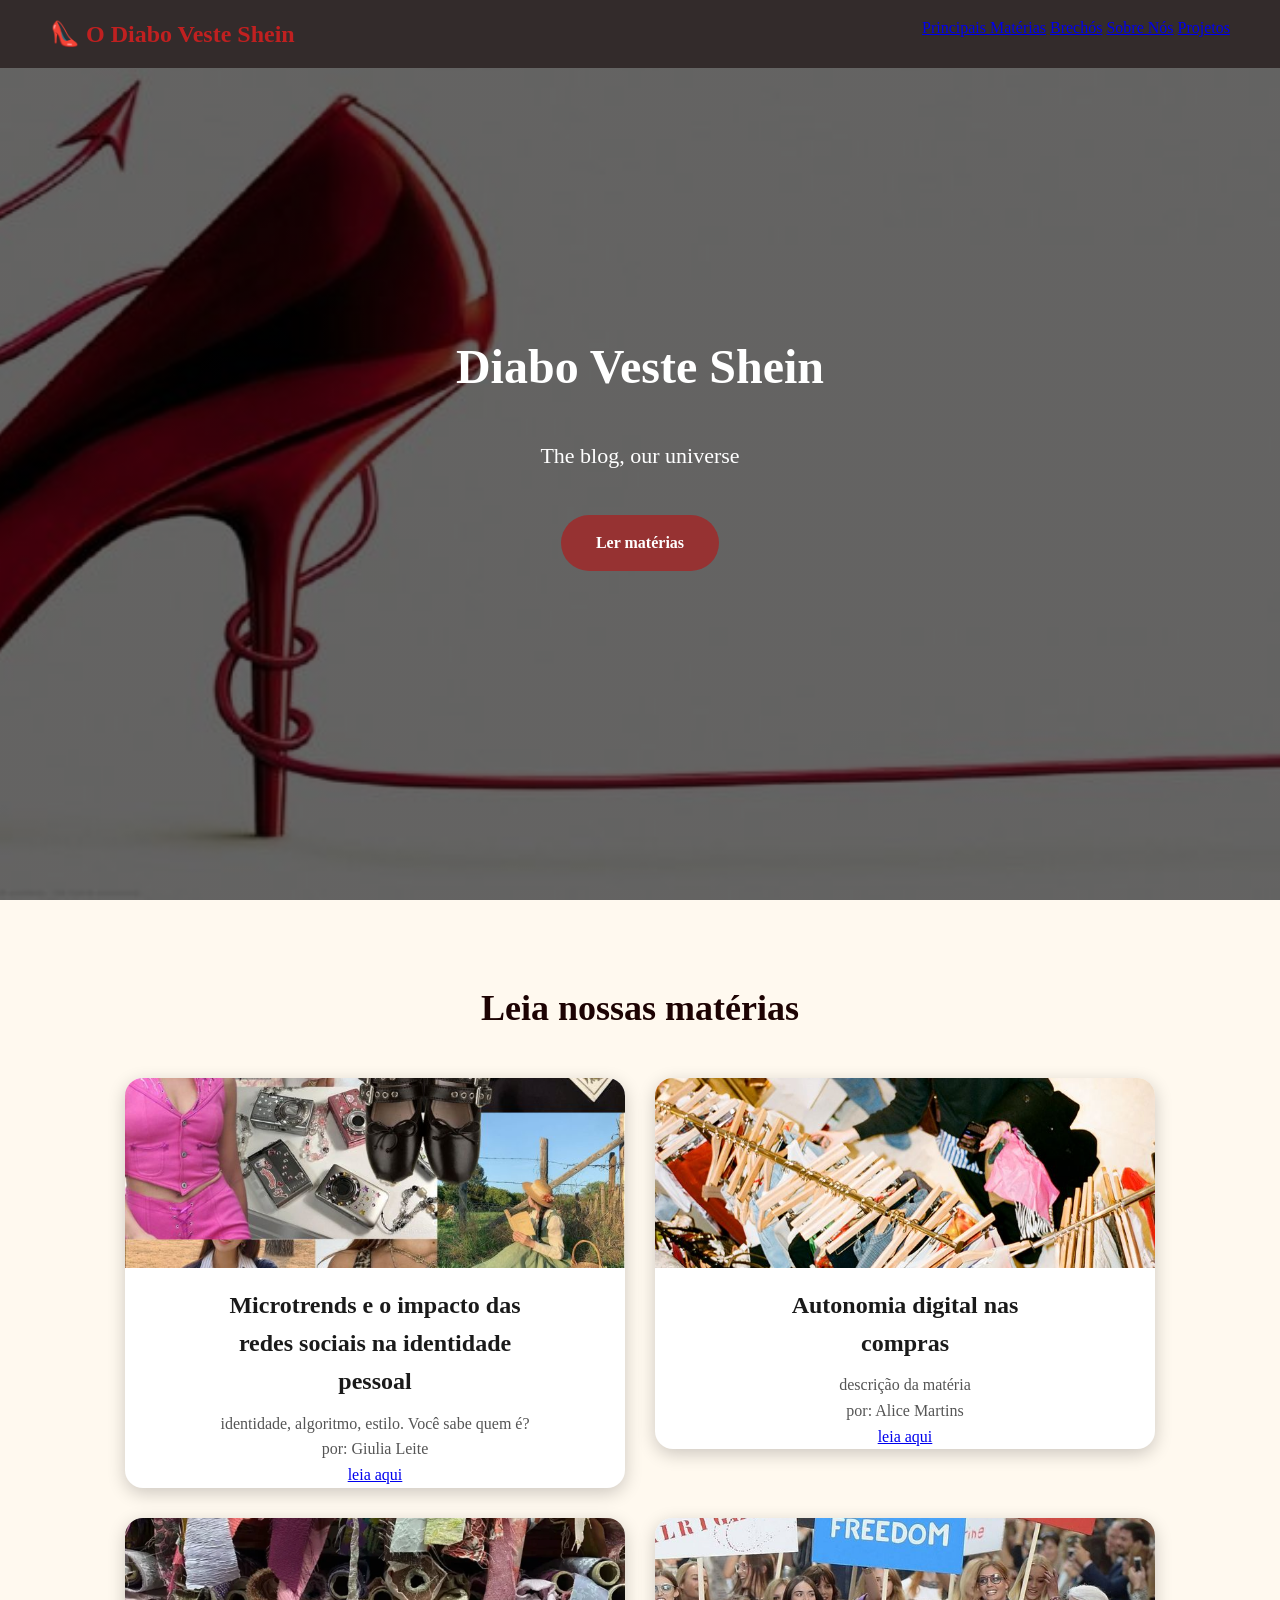
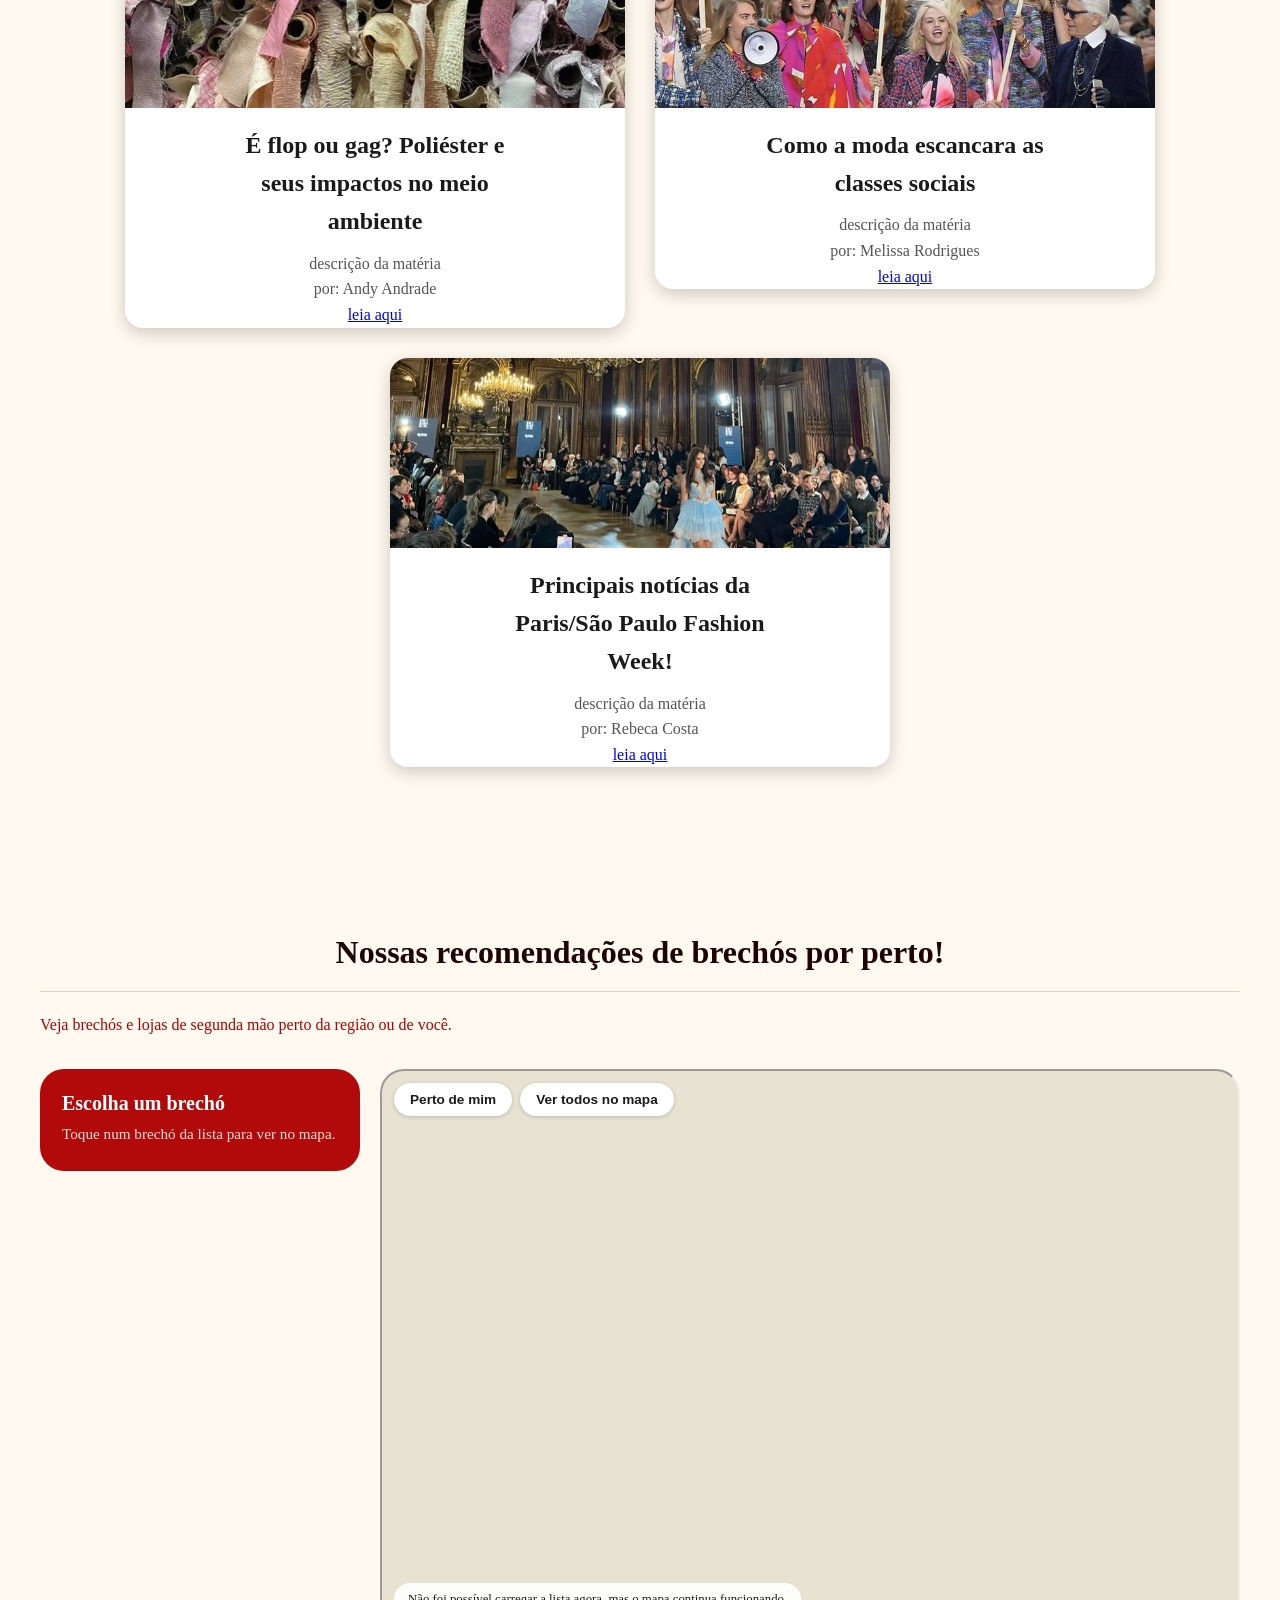
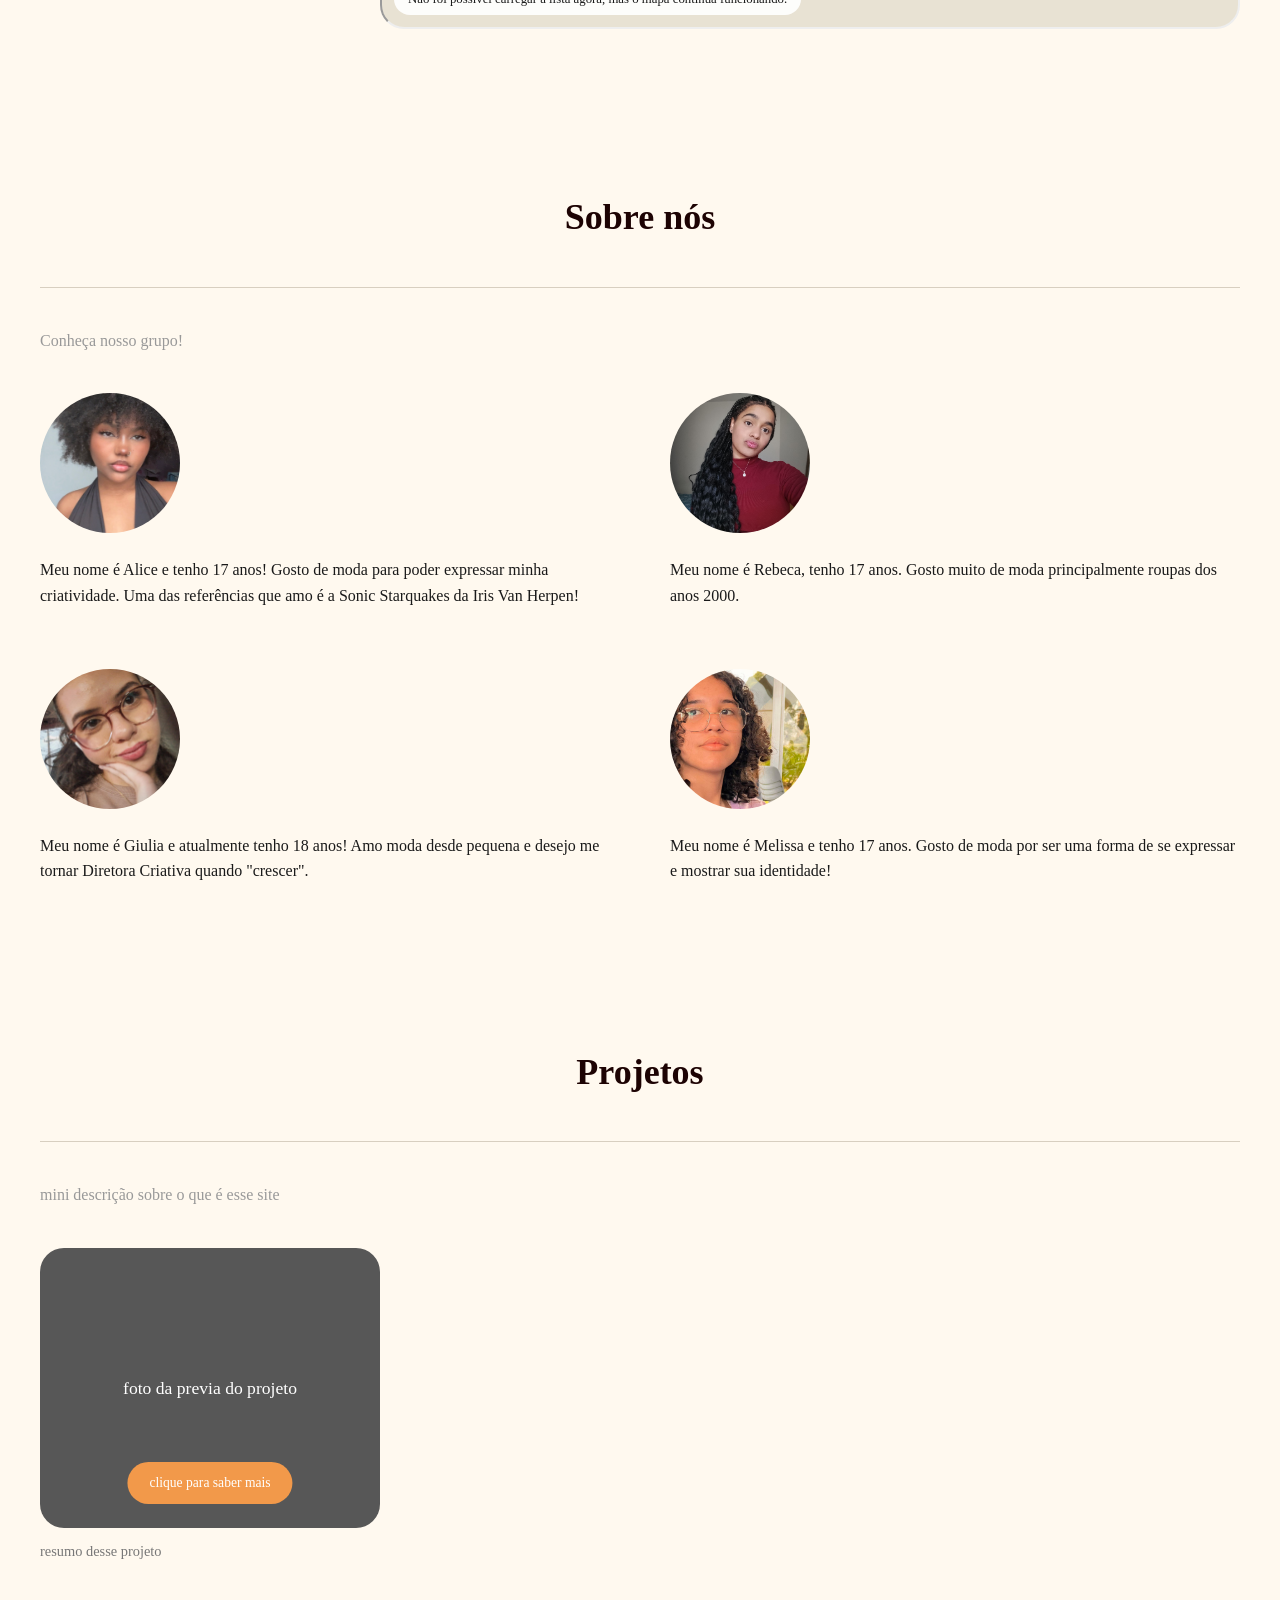
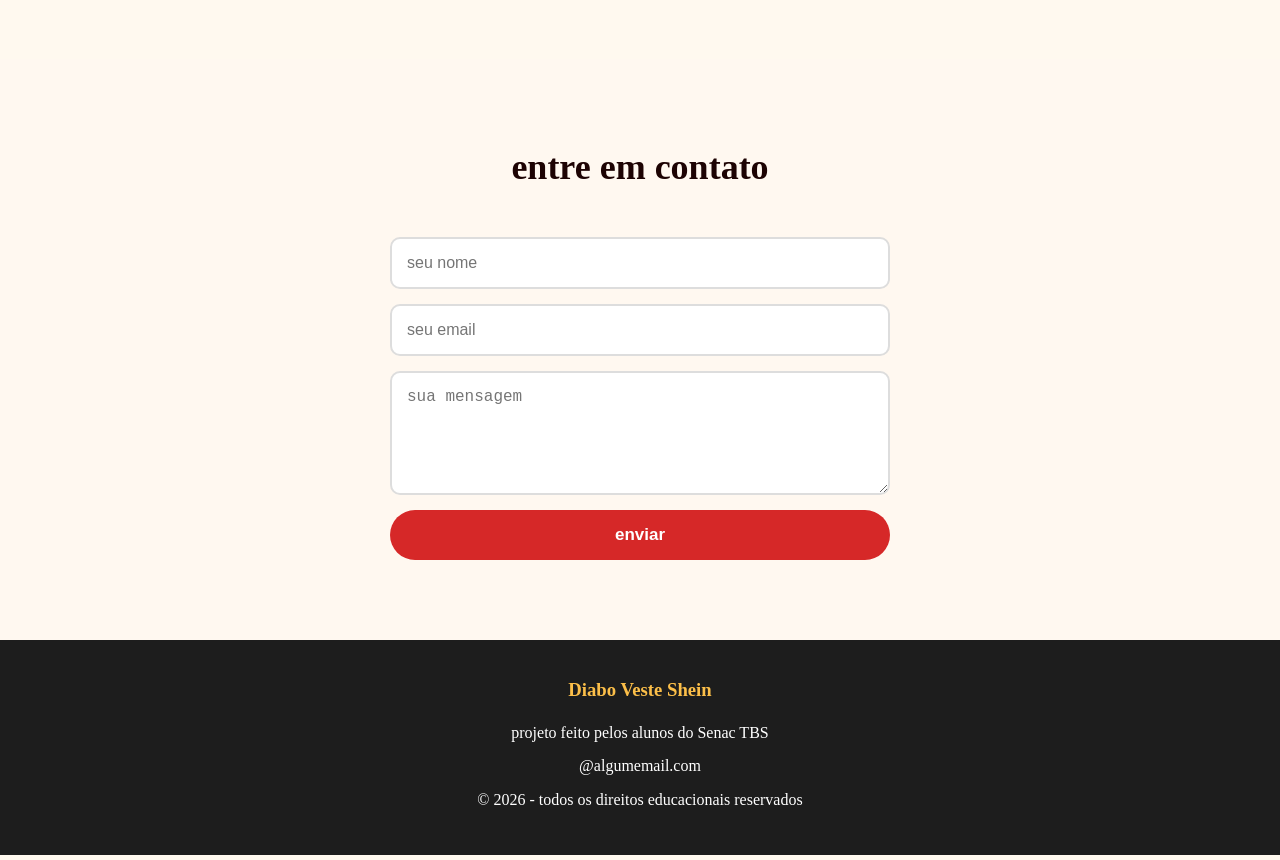
<file: index.html>
<!DOCTYPE html>
<html lang="pt-br">
<head>
    <meta charset="UTF-8">
    <meta name="viewport" content="width=device-width, initial-scale=1.0">
    <title>O Diabo Veste Shein</title>
    <link rel="stylesheet" href="style.css">
    <link rel="stylesheet" href="https://cdnjs.cloudflare.com/ajax/libs/font-awesome/6.5.0/css/all.min.css">
 
</head>
<body>
   
    <!--MENU-->
    <nav class="menu">
        <div class="logo">
            👠 O Diabo Veste Shein
        </div>
 
        <div class="menu-links">
            <a href="#principaismaterias">Principais Matérias</a>
            <a href="#Brechós">Brechós</a>
            <a href="#Sobre nós">Sobre Nós</a>
            <a href="#Projetos">Projetos</a>
        </div>
    </nav>
 
    <!--BANNER-->
    <section id="Início" class="banner">
        <div class=banner-conteudo>
            <h1>Diabo Veste Shein</h1>
            <p>
                The blog, our universe
            </p>
            <a href="#principaismaterias" class="btn">Ler matérias</a>
        </div>
    </section>
       
    <!--MATÉRIAS-->
    <section id="principaismaterias" class="principaismaterias">
 
        <h2> Leia nossas matérias</h2>
 
        <div class="cards">
 
            <!--MICROTRENDS-->
            <div class="card">
                <img src="foto1.png"
                alt="Microtrends e o impacto das redes sociais na identidade pessoal">
                <h3>Microtrends e o impacto das redes sociais na identidade pessoal</h3>
                <p>
                    identidade, algoritmo, estilo. Você sabe quem é?
                </p>
                <p>
                    por: Giulia Leite
                </p>
 
                <a href="microtrends.html">leia aqui</a>
 
            </div>
 
            <!--AUTONOMIA DIGITAL-->
            <div class="card">
                <img src="NANM-SPRING-25.png"
                alt="Autonomia digital nas compras">
                <h3>Autonomia digital nas compras</h3>
 
                <p>
                    descrição da matéria
                </p>
 
                <p>
                    por: Alice Martins
                </p>
 
                <a href="autonomia.html">leia aqui</a>
 
            </div>
 
            <!--FLOP OU GAG-->
            <div class="card">
                <img src="download-_1_.png"
                alt="É flop ou gag? Poliéster e seus impactos no meio ambiente">
 
                <h3>É flop ou gag? Poliéster e seus impactos no meio ambiente</h3>
                <p>
                    descrição da matéria
                </p>
 
                <p>
                    por: Andy Andrade
                </p>
                <a href="flopgag.html">leia aqui</a>
            </div>
 
            <!--MODA E CLASSES SOCIAIS-->
            <div class="card">
                <img src="modaeclassessociais.png"
                alt="Como a moda escancara as classes sociais">
 
                <h3>Como a moda escancara as classes sociais</h3>
                <p>
                    descrição da matéria
                </p>
 
                <p>
                    por: Melissa Rodrigues
                </p>
                <a href="modaeclassessociais.html">leia aqui</a>
            </div>
 
            <!--FASHION WEEK-->
            <div class="card">
                <img src="parisfashionweek.png"
                alt="Principais notícias da Paris/São Paulo Fashion Week!">
 
                <h3>Principais notícias da Paris/São Paulo Fashion Week!</h3>
                <p>
                    descrição da matéria
                </p>
 
                <p>
                    por: Rebeca Costa
                </p>
                <a href="parisfashionweek.html">leia aqui</a> <!--MUDAR PÁGINA-->
            </div>
           
           
        </div>
 
    </section>
 
    <!--BRECHÓS (MAPA DO GOOGLE)-->
    <section class="secao-brechos" id="Brechós">
        <h2>Nossas recomendações de brechós por perto!</h2>
        <hr class="divisoria">
        <p class="mini-descricao">Veja brechós e lojas de segunda mão perto da região ou de você.</p>
 
        <div class="brechos-layout">
 
            <aside class="brechos-painel">
                <div class="brecho-destaque" aria-live="polite">
                    <h3 id="destaque-nome">Escolha um brechó</h3>
                    <p id="destaque-info">Toque num brechó da lista para ver no mapa.</p>
                    <div class="acoes" id="destaque-acoes" hidden>
                        <a id="destaque-maps" class="botao-maps" href="#" target="_blank" rel="noopener noreferrer">Abrir no Google Maps</a>
                        <a id="destaque-site" class="link-site" href="#" target="_blank" rel="noopener noreferrer" hidden>Site do brechó</a>
                    </div>
                </div>
 
                <ul class="brechos-lista" id="lista" aria-label="Brechós encontrados"></ul>
            </aside>
 
            <div class="brechos-mapa">
                <iframe id="mapa"
                    title="Mapa de brechós no Google Maps"
                    src="https://www.google.com/maps?q=brech%C3%B3s+S%C3%A3o+Paulo&z=13&output=embed"
                    loading="lazy"
                    allowfullscreen
                    referrerpolicy="no-referrer-when-downgrade"></iframe>
 
                <div class="ferramentas">
                    <button type="button" id="btn-local">Perto de mim</button>
                    <button type="button" id="btn-todos">Ver todos no mapa</button>
                </div>
 
                <p class="status-mapa" id="status" role="status"></p>
            </div>
 
        </div>
    </section>
 
    <!--SOBRE NÓS-->
 
    <section class="secao-sobre" id="sobre">
  <h2>Sobre nós</h2>
  <hr class="divisoria">
  <p class="mini-descricao">Conheça nosso grupo!</p>
 
  <div class="grid-sobre">
 
    <div class="Alice">
 
      <div class="foto-redonda">
 
        <img src="alice_foto.png" alt="Alice Martins">
 
        <!-- depois troca por: <img src="foto1.jpg" alt="Nome da pessoa"> -->
 
      </div>
      <p>Meu nome é Alice e tenho 17 anos! Gosto de moda para poder expressar minha criatividade. Uma das referências que amo é a Sonic Starquakes da Iris Van Herpen!</p>
    </div>
 
    <div class="Rebeca">
       
      <div class="foto-redonda">
 
        <img src="rebeca_foto.png" alt="Rebeca Costa">
 
        <!-- depois troca por: <img src="foto1.jpg" alt="Nome da pessoa"> -->
 
      </div>
      <p>Meu nome é Rebeca, tenho 17 anos. Gosto muito de moda principalmente roupas dos anos 2000. </p>
 
    </div>
 
    <div class="Giulia">
       
      <div class="foto-redonda">
 
        <img src="giulia_foto.png" alt="Giulia Leite">
 
        <!-- depois troca por: <img src="foto1.jpg" alt="Nome da pessoa"> -->
 
      </div>
      <p>Meu nome é Giulia e atualmente tenho 18 anos! Amo moda desde pequena e desejo me tornar Diretora Criativa quando "crescer".</p>
    </div>
 
    <div class="Melissa">
 
      <div class="foto-redonda">
 
        <img src="melissa_foto.png" alt="Melissa Rodrigues">
 
        <!-- depois troca por: <img src="foto1.jpg" alt="Nome da pessoa"> -->
 
      </div>
      <p>Meu nome é Melissa e tenho 17 anos. Gosto de moda por ser uma forma de se expressar e mostrar sua identidade! </p>
    </div>
 
   
 
</section>
 
    <!--PROJETOS-->
    <section id="projeto" class="projeto">
        <h2>Projetos</h2>
 
        <hr class="divisoria">
 
  <p class="mini-descricao">mini descrição sobre o que é esse site</p>
 
  <div class="carrossel-projetos">
 
    <div class="card-projeto">
 
      <div class="card-imagem">
 
        <span>foto da previa do projeto</span>
 
        <a href="#" class="botao-saiba-mais">clique para saber mais</a>
     
    </div>
   
    <p class="resumo-projeto">resumo desse projeto</p>
   
</div>
 
       
    </section>
 
    <!--CONTATO-->
    <section id="contato" class="contato">
 
    <h2> entre em contato</h2>
 
    <form>
        <input type="text"
            placeholder="seu nome"
            required>
           
        <input type="email"
            placeholder="seu email"
            required>
 
        <textarea rows="5"
                placeholder="sua mensagem"></textarea>
 
        <button type="submit">
            enviar
        </button>
 
    </form>
   
    </section>
 
    <!--RODAPÉ-->  
    <footer>
 
        <h3>Diabo Veste Shein</h3>
        <p>projeto feito pelos alunos do Senac TBS</p>
        <p>@algumemail.com</p>
        <p>© 2026 - todos os direitos educacionais reservados</p>
    </footer>
 
 
    <!--JAVASCRIPT DO MAPA-->
    <script>
    (function () {
      const CENTRO_PADRAO = [-23.5505, -46.6333]; // centro de São Paulo
      const RAIO_METROS = 5000;
 
      const el = {
        mapa:    document.getElementById('mapa'),
        status:  document.getElementById('status'),
        lista:   document.getElementById('lista'),
        nome:    document.getElementById('destaque-nome'),
        info:    document.getElementById('destaque-info'),
        acoes:   document.getElementById('destaque-acoes'),
        maps:    document.getElementById('destaque-maps'),
        site:    document.getElementById('destaque-site'),
        btnLocal: document.getElementById('btn-local'),
        btnTodos: document.getElementById('btn-todos')
      };
 
      let centro = CENTRO_PADRAO;
      let selecionado = null;
      let buscando = false;
 
      // ---------- Mapa do Google (iframe, sem chave) ----------
      function mostrarBusca(lat, lng, zoom) {
        el.mapa.src = 'https://www.google.com/maps?q=' + encodeURIComponent('brechós') +
          '&ll=' + lat + ',' + lng + '&z=' + zoom + '&output=embed';
      }
 
      function mostrarLugar(lat, lng) {
        el.mapa.src = 'https://www.google.com/maps?q=' + lat + ',' + lng + '&z=17&output=embed';
      }
 
      // ---------- Auxiliares ----------
      function mensagem(texto) { el.status.textContent = texto; }
 
      function distanciaMetros(lat1, lng1, lat2, lng2) {
        const R = 6371000, rad = Math.PI / 180;
        const dLat = (lat2 - lat1) * rad, dLng = (lng2 - lng1) * rad;
        const a = Math.sin(dLat / 2) ** 2 +
                  Math.cos(lat1 * rad) * Math.cos(lat2 * rad) * Math.sin(dLng / 2) ** 2;
        return 2 * R * Math.asin(Math.sqrt(a));
      }
 
      function formatarDistancia(metros) {
        if (metros < 1000) return 'a ' + (Math.round(metros / 10) * 10) + ' m';
        return 'a ' + (metros / 1000).toFixed(1).replace('.', ',') + ' km';
      }
 
      function montarEndereco(tags) {
        const rua = [tags['addr:street'], tags['addr:housenumber']].filter(Boolean).join(', ');
        return [rua, tags['addr:suburb']].filter(Boolean).join(' - ');
      }
 
      // Só aceita links http/https (os dados vêm de voluntários do OpenStreetMap)
      function siteValido(valor) {
        if (!valor) return null;
        try {
          const url = new URL(/^https?:\/\//i.test(valor) ? valor : 'https://' + valor);
          return (url.protocol === 'http:' || url.protocol === 'https:') ? url.href : null;
        } catch (e) { return null; }
      }
 
      function limparDestaque() {
        el.nome.textContent = 'Escolha um brechó';
        el.info.textContent = 'Toque num brechó da lista para ver no mapa.';
        el.acoes.hidden = true;
      }
 
      // ---------- Seleção ----------
      function selecionar(b) {
        if (selecionado) selecionado.botao.removeAttribute('aria-current');
        selecionado = b;
        b.botao.setAttribute('aria-current', 'true');
 
        el.nome.textContent = b.nome;
        el.info.textContent = b.endereco || 'Endereço não cadastrado.';
        el.maps.href = 'https://www.google.com/maps/search/?api=1&query=' + b.lat + ',' + b.lng;
        el.acoes.hidden = false;
 
        if (b.site) { el.site.href = b.site; el.site.hidden = false; }
        else { el.site.hidden = true; }
 
        mostrarLugar(b.lat, b.lng);
      }
 
      function criarItem(b) {
        const li = document.createElement('li');
        const botao = document.createElement('button');
        botao.type = 'button';
        botao.className = 'item-brecho';
 
        const nome = document.createElement('span');
        nome.className = 'nome';
        nome.textContent = b.nome; // textContent evita injetar HTML vindo dos dados
        botao.appendChild(nome);
 
        if (b.endereco) {
          const endereco = document.createElement('span');
          endereco.className = 'detalhe';
          endereco.textContent = b.endereco;
          botao.appendChild(endereco);
        }
 
        const distancia = document.createElement('span');
        distancia.className = 'detalhe';
        distancia.textContent = formatarDistancia(b.distancia);
        botao.appendChild(distancia);
 
        botao.addEventListener('click', () => selecionar(b));
        li.appendChild(botao);
        el.lista.appendChild(li);
        return botao;
      }
 
      // ---------- Lista de brechós (OpenStreetMap / Overpass) ----------
      function mostrarLista(elementos) {
        el.lista.replaceChildren();
        selecionado = null;
        limparDestaque();
 
        const brechos = elementos
          .map(e => {
            const lat = e.lat ?? (e.center && e.center.lat);
            const lng = e.lon ?? (e.center && e.center.lon);
            const tags = e.tags || {};
            if (lat == null || lng == null || !tags.name) return null;
            return {
              nome: tags.name, lat: lat, lng: lng,
              endereco: montarEndereco(tags),
              site: siteValido(tags.website || tags['contact:website']),
              distancia: distanciaMetros(centro[0], centro[1], lat, lng)
            };
          })
          .filter(Boolean)
          .sort((a, b) => a.distancia - b.distancia);
 
        if (brechos.length === 0) {
          mensagem('Nenhum brechó na lista para esta área, mas o mapa ao lado mostra os do Google.');
          return;
        }
 
        brechos.forEach(b => { b.botao = criarItem(b); });
        const n = brechos.length;
        mensagem(n + (n === 1 ? ' brechó na lista' : ' brechós na lista'));
      }
 
      async function buscarLista() {
        if (buscando) return;
        buscando = true;
        el.btnLocal.disabled = true;
        mensagem('Buscando brechós…');
 
        const consulta = `
          [out:json][timeout:25];
          (
            nwr["shop"="second_hand"](around:${RAIO_METROS},${centro[0]},${centro[1]});
            nwr["shop"="clothes"]["second_hand"="only"](around:${RAIO_METROS},${centro[0]},${centro[1]});
          );
          out center tags;
        `;
 
        try {
          const resposta = await fetch('https://overpass-api.de/api/interpreter', {
            method: 'POST',
            body: 'data=' + encodeURIComponent(consulta)
          });
          if (!resposta.ok) throw new Error('Erro ' + resposta.status);
          const dados = await resposta.json();
          mostrarLista(dados.elements);
        } catch (erro) {
          console.error(erro);
          mensagem('Não foi possível carregar a lista agora, mas o mapa continua funcionando.');
        } finally {
          buscando = false;
          el.btnLocal.disabled = false;
        }
      }
 
      // ---------- Botões ----------
      el.btnTodos.addEventListener('click', () => {
        mostrarBusca(centro[0], centro[1], 13);
      });
 
      el.btnLocal.addEventListener('click', () => {
        if (!navigator.geolocation) {
          mensagem('Seu navegador não permite usar a localização.');
          return;
        }
        mensagem('Procurando sua localização…');
        navigator.geolocation.getCurrentPosition(
          pos => {
            centro = [pos.coords.latitude, pos.coords.longitude];
            mostrarBusca(centro[0], centro[1], 14);
            buscarLista();
          },
          () => mensagem('Não foi possível acessar sua localização. Verifique a permissão do navegador.'),
          { timeout: 10000 }
        );
      });
 
      // Lista inicial ao abrir a página
      buscarLista();
    })();
    </script>
   
</body>
</html>
</file>
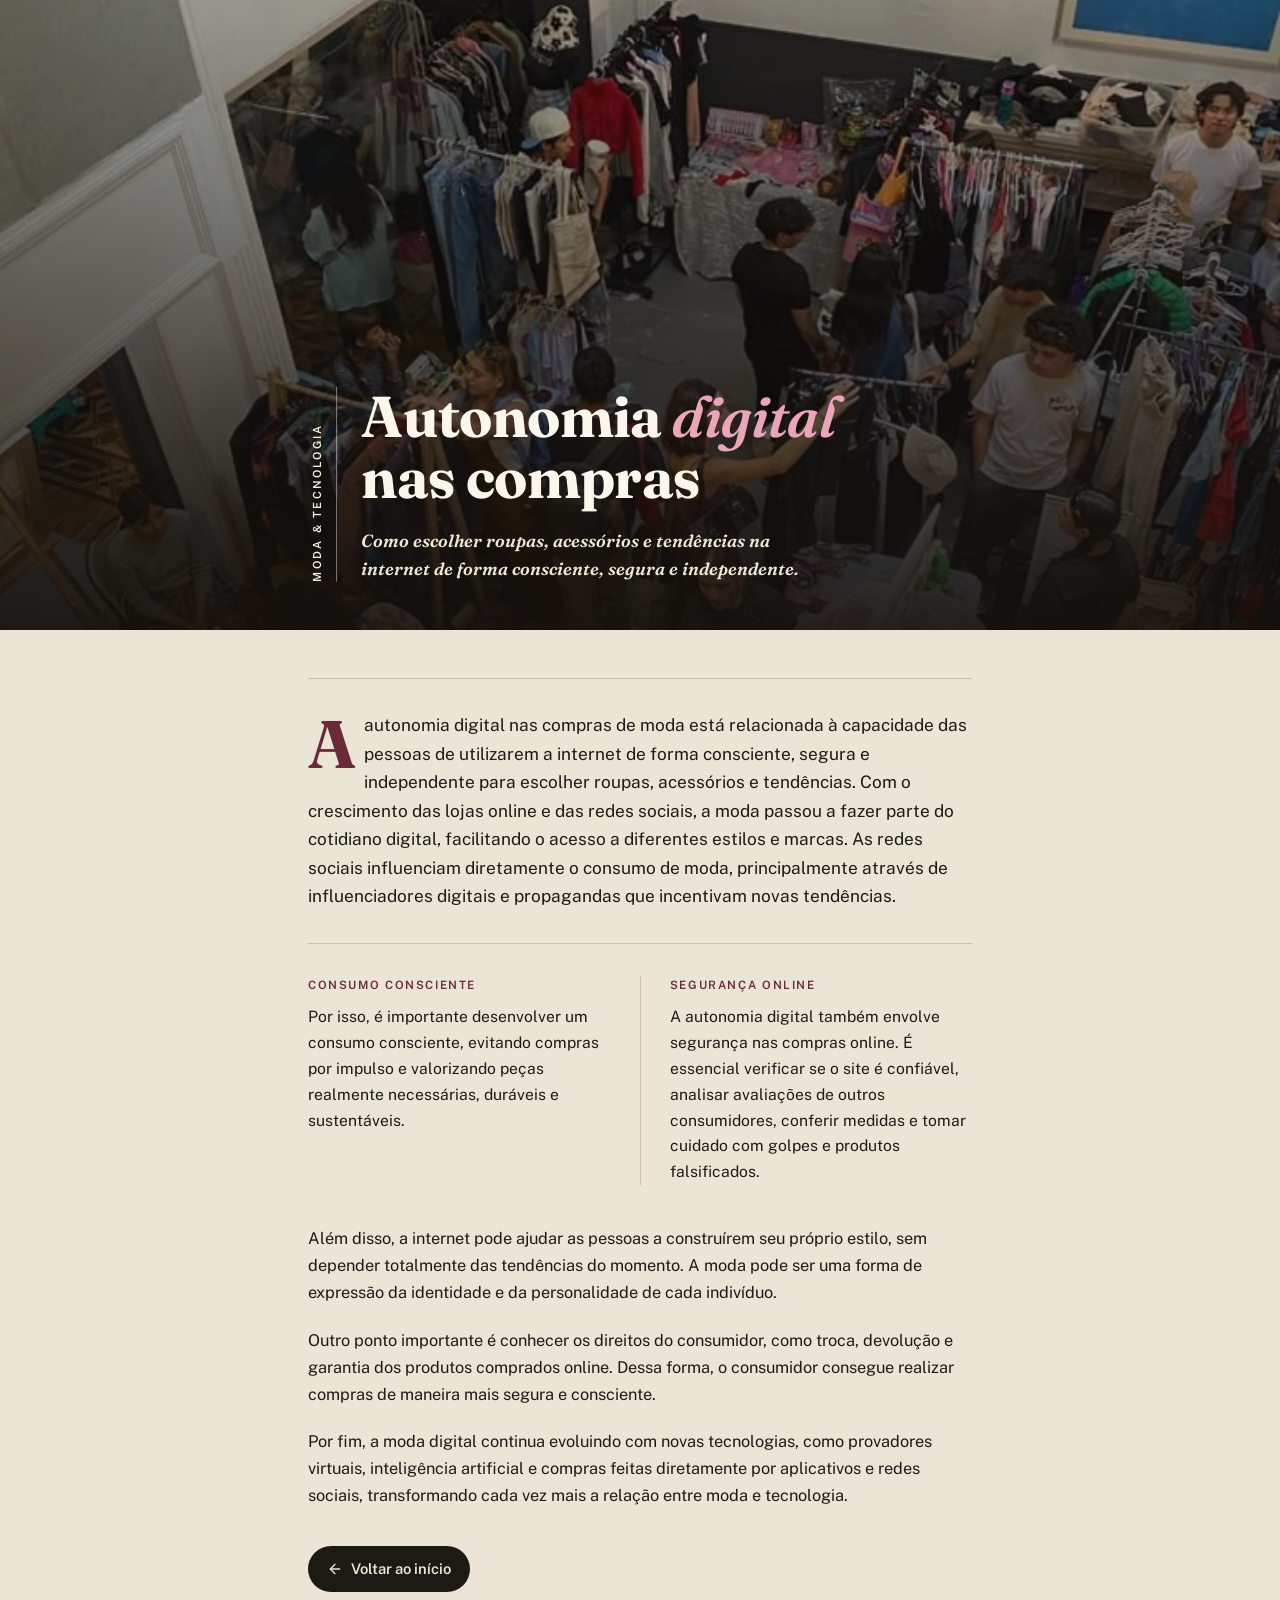
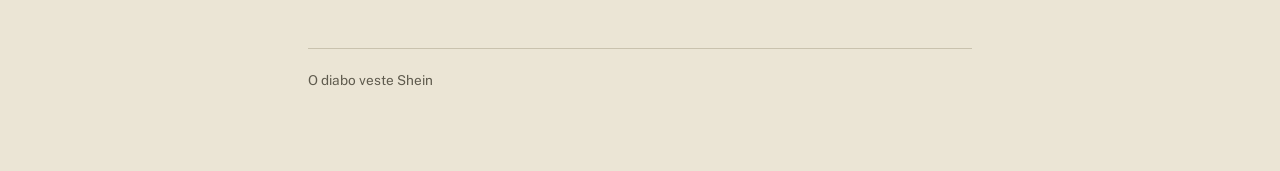
<file: autonomia.html>
<!DOCTYPE html>
<html lang="pt-BR">
<head>
<meta charset="UTF-8">
<meta name="viewport" content="width=device-width, initial-scale=1, viewport-fit=cover">
<title>Autonomia Digital nas Compras</title>
<style>
  @import url('https://fonts.googleapis.com/css2?family=Fraunces:ital,opsz,wght@0,9..144,600;0,9..144,700;1,9..144,600&family=Public+Sans:wght@400;500;600&display=swap');

  :root {
    --bg: #ebe5d5;
    --ink: #1c1a14;
    --muted: #5e5a4d;
    --accent: #6b2a3a;
    --accent-light: #eaa6b8;
    --rule: #c9c2ae;
    box-sizing: border-box;
    padding-bottom: env(safe-area-inset-bottom, 0px);
  }
  html { scroll-padding-top: env(safe-area-inset-top, 0px); }
  * { margin: 0; padding: 0; box-sizing: border-box; }

  body {
    background: var(--bg);
    color: var(--ink);
    font-family: 'Public Sans', system-ui, sans-serif;
    line-height: 1.65;
  }

  /* Banner: foto ao fundo, título e subtítulo na frente */
  .banner {
    position: relative;
    min-height: clamp(420px, 70vh, 640px);
    display: flex;
    align-items: flex-end;
    overflow: hidden;
  }
  .banner img {
    position: absolute;
    inset: 0;
    width: 100%;
    height: 100%;
    object-fit: cover;
    object-position: center 40%;
  }
  .banner::after {
    content: "";
    position: absolute;
    inset: 0;
    background: linear-gradient(to top, rgba(20,16,12,0.92) 0%, rgba(20,16,12,0.62) 50%, rgba(20,16,12,0.35) 100%);
  }
  .banner-inner {
    position: relative;
    z-index: 1;
    width: 100%;
    max-width: 712px;
    margin: 0 auto;
    padding: calc(3rem + env(safe-area-inset-top, 0px)) 1.5rem 3rem;
    display: flex;
    gap: 1.5rem;
  }
  .tag {
    flex: none;
    border-left: 1px solid rgba(255,255,255,0.45);
    padding-left: 0.6rem;
    writing-mode: vertical-rl;
    transform: rotate(180deg);
    text-align: left;
    font-size: 0.7rem;
    font-weight: 600;
    letter-spacing: 0.2em;
    text-transform: uppercase;
    color: #f3eee0;
  }
  h1 {
    font-family: 'Fraunces', Georgia, serif;
    font-weight: 700;
    font-size: clamp(2.4rem, 7vw, 3.6rem);
    line-height: 1.05;
    letter-spacing: -0.01em;
    color: #fbf7ec;
  }
  h1 em { font-style: italic; font-weight: 600; color: var(--accent-light); }
  .lede {
    margin-top: 1.2rem;
    max-width: 38ch;
    font-family: 'Fraunces', Georgia, serif;
    font-style: italic;
    font-weight: 600;
    font-size: 1.1rem;
    line-height: 1.55;
    color: #efe8d6;
  }

  main {
    max-width: 712px;
    margin: 0 auto;
    padding: 0 1.5rem 5rem;
  }

  .intro {
    margin-top: 3rem;
    padding: 2rem 0;
    border-top: 1px solid var(--rule);
    border-bottom: 1px solid var(--rule);
    font-size: 1.08rem;
  }
  .intro::first-letter {
    font-family: 'Fraunces', Georgia, serif;
    font-weight: 700;
    font-size: 4.2rem;
    float: left;
    line-height: 0.8;
    padding: 0.35rem 0.5rem 0 0;
    color: var(--accent);
  }

  .cols {
    display: grid;
    grid-template-columns: 1fr 1fr;
    margin-top: 2rem;
  }
  .col { padding-right: 1.8rem; }
  .col + .col { padding: 0 0 0 1.8rem; border-left: 1px solid var(--rule); }
  .label {
    font-size: 0.72rem;
    font-weight: 600;
    letter-spacing: 0.14em;
    text-transform: uppercase;
    color: var(--accent);
    margin-bottom: 0.6rem;
  }
  .col p { font-size: 0.98rem; }

  .more { margin-top: 2.5rem; }
  .more p { font-size: 1.02rem; margin-bottom: 1.3rem; }

  .back-btn {
    display: inline-flex;
    align-items: center;
    gap: 0.5rem;
    margin-top: 1rem;
    background: var(--ink);
    color: var(--bg);
    text-decoration: none;
    font-size: 0.92rem;
    font-weight: 600;
    padding: 0.7rem 1.2rem;
    border-radius: 999px;
    transition: opacity 0.15s ease;
  }
  .back-btn:hover { opacity: 0.8; }
  .back-btn:focus-visible { outline: 2px solid var(--accent); outline-offset: 3px; }

  footer {
    margin-top: 3.5rem;
    padding-top: 1.2rem;
    border-top: 1px solid var(--rule);
    font-size: 0.85rem;
    color: var(--muted);
  }

  @media (max-width: 600px) {
    .banner-inner { padding: calc(2.5rem + env(safe-area-inset-top, 0px)) 1.25rem 2.5rem; gap: 1rem; }
    main { padding: 0 1.25rem 4rem; }
    .cols { grid-template-columns: 1fr; gap: 1.8rem; }
    .col, .col + .col { padding: 0; border: 0; }
  }
</style>
</head>
<body>

<header class="banner">
  <img src="[data-uri]" alt="Feira de brechó vista de cima, com várias pessoas escolhendo roupas entre araras e mesas">
  <div class="banner-inner">
    <span class="tag">Moda &amp; tecnologia</span>
    <div>
      <h1>Autonomia <em>digital</em><br>nas compras</h1>
      <p class="lede">Como escolher roupas, acessórios e tendências na internet de forma consciente, segura e independente.</p>
    </div>
  </div>
</header>

<main>
  <p class="intro">A autonomia digital nas compras de moda está relacionada à capacidade das pessoas de utilizarem a internet de forma consciente, segura e independente para escolher roupas, acessórios e tendências. Com o crescimento das lojas online e das redes sociais, a moda passou a fazer parte do cotidiano digital, facilitando o acesso a diferentes estilos e marcas. As redes sociais influenciam diretamente o consumo de moda, principalmente através de influenciadores digitais e propagandas que incentivam novas tendências.</p>

  <section class="cols">
    <div class="col">
      <h2 class="label">Consumo consciente</h2>
      <p>Por isso, é importante desenvolver um consumo consciente, evitando compras por impulso e valorizando peças realmente necessárias, duráveis e sustentáveis.</p>
    </div>
    <div class="col">
      <h2 class="label">Segurança online</h2>
      <p>A autonomia digital também envolve segurança nas compras online. É essencial verificar se o site é confiável, analisar avaliações de outros consumidores, conferir medidas e tomar cuidado com golpes e produtos falsificados.</p>
    </div>
  </section>

  <section class="more">
    <p>Além disso, a internet pode ajudar as pessoas a construírem seu próprio estilo, sem depender totalmente das tendências do momento. A moda pode ser uma forma de expressão da identidade e da personalidade de cada indivíduo.</p>
    <p>Outro ponto importante é conhecer os direitos do consumidor, como troca, devolução e garantia dos produtos comprados online. Dessa forma, o consumidor consegue realizar compras de maneira mais segura e consciente.</p>
    <p>Por fim, a moda digital continua evoluindo com novas tecnologias, como provadores virtuais, inteligência artificial e compras feitas diretamente por aplicativos e redes sociais, transformando cada vez mais a relação entre moda e tecnologia.</p>
  </section>

  <a class="back-btn" href="index.html" aria-label="Voltar ao início">
    <svg width="16" height="16" viewBox="0 0 24 24" fill="none" stroke="currentColor" stroke-width="2" stroke-linecap="round" stroke-linejoin="round" aria-hidden="true"><line x1="19" y1="12" x2="5" y2="12"></line><polyline points="12 19 5 12 12 5"></polyline></svg>
    Voltar ao início
  </a>

  <footer>O diabo veste Shein</footer>
</main>

</body>
</html>
</file>
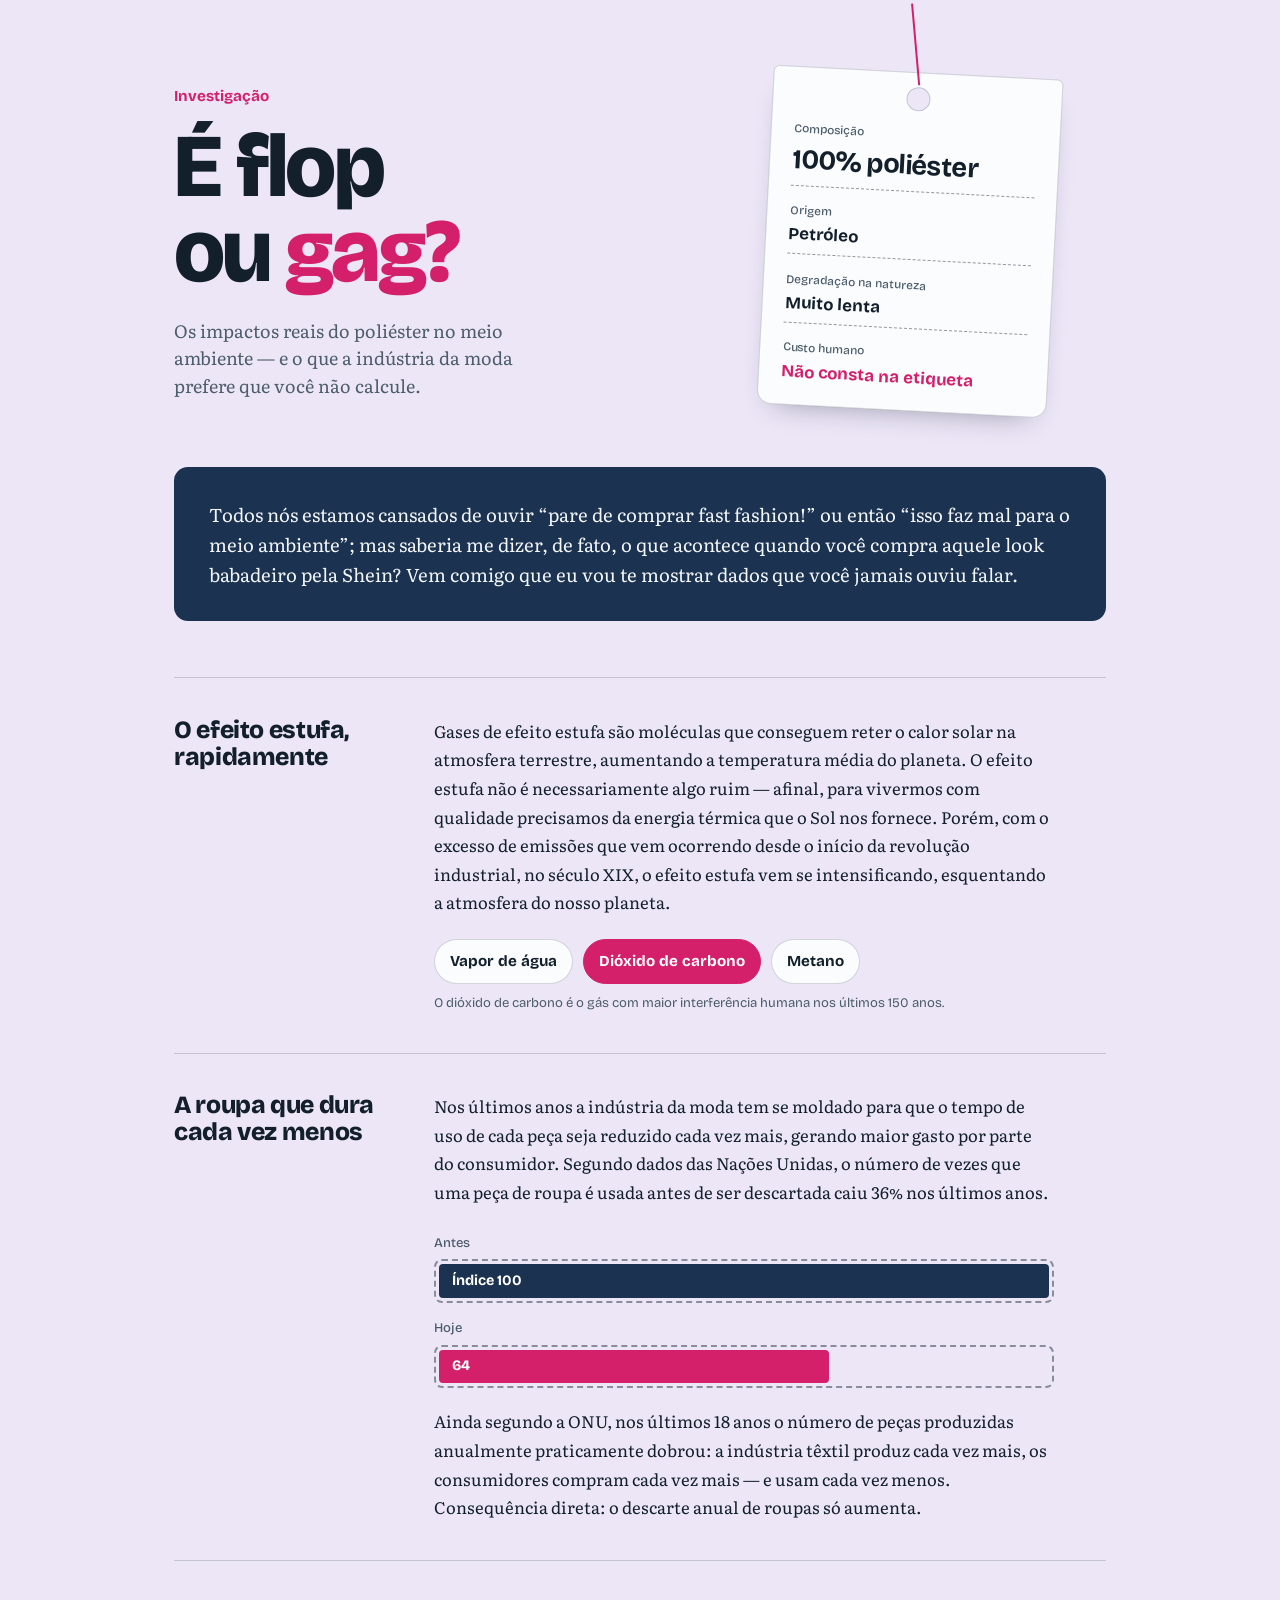
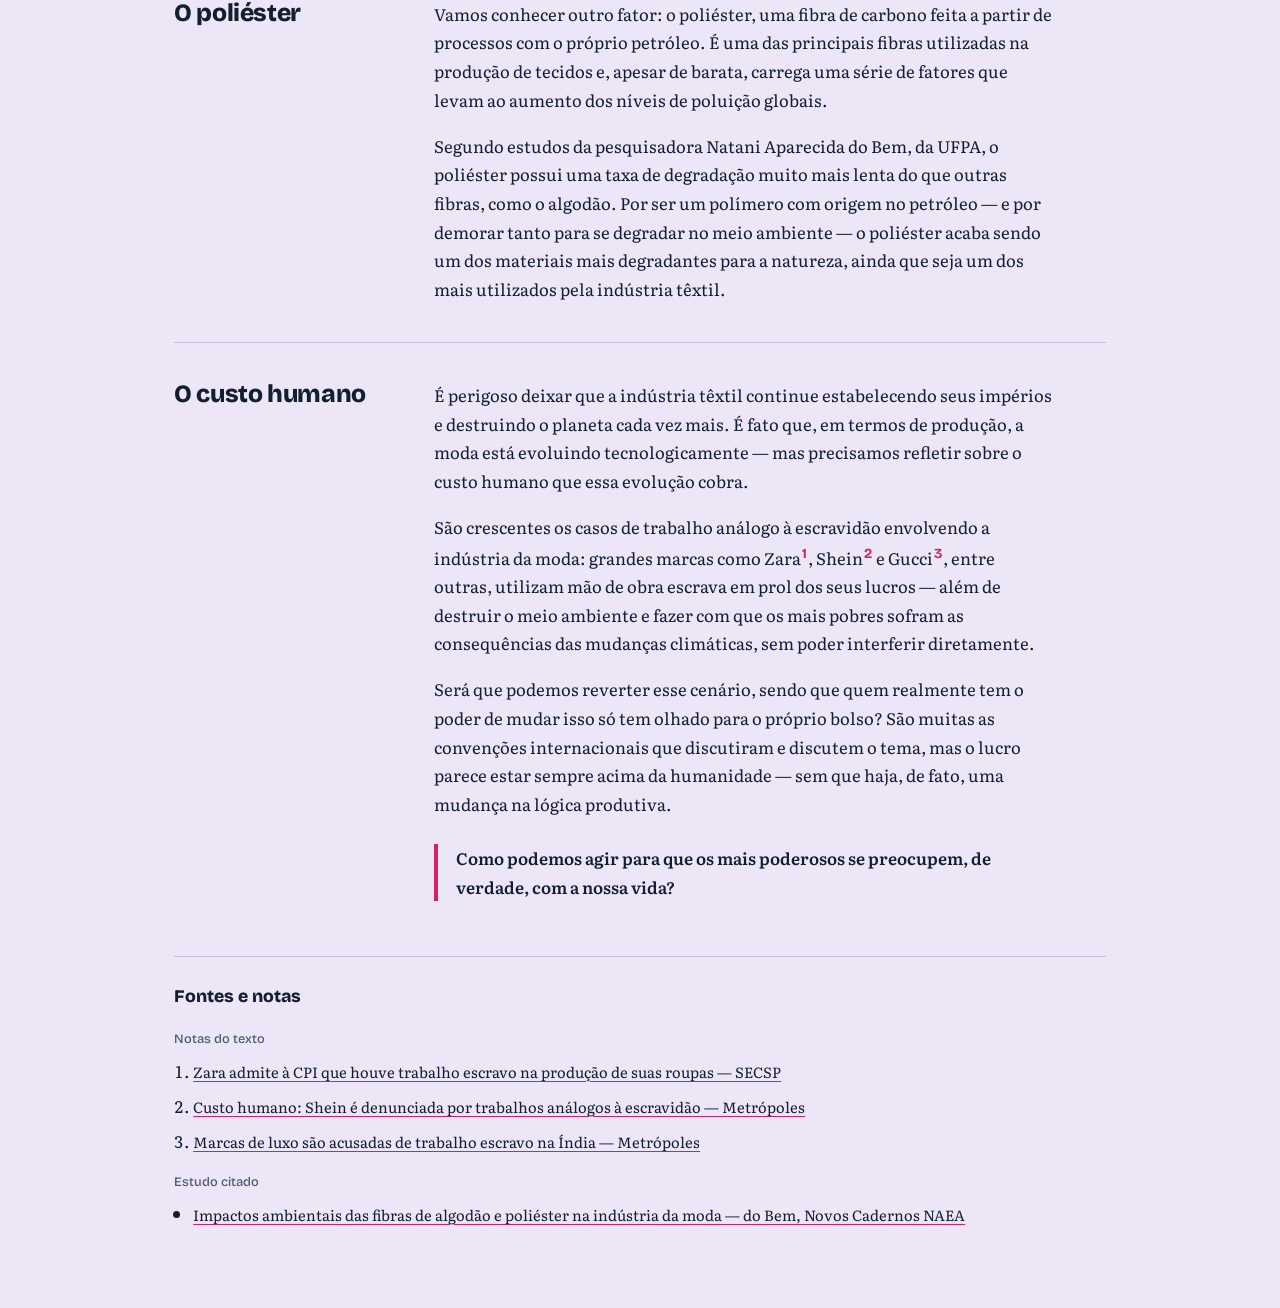
<file: flopgag.html>
<!DOCTYPE html>
<html lang="pt-BR">
<head>
<meta charset="UTF-8">
<meta name="viewport" content="width=device-width, initial-scale=1, viewport-fit=cover">
<title>É flop ou gag? Os impactos do poliéster no meio ambiente</title>
<link rel="preconnect" href="https://fonts.googleapis.com">
<link rel="preconnect" href="https://fonts.gstatic.com" crossorigin>
<link href="https://fonts.googleapis.com/css2?family=Bricolage+Grotesque:opsz,wght@12..96,500;12..96,700;12..96,800&family=Literata:opsz,wght@7..72,400;7..72,500;7..72,600&display=swap" rel="stylesheet">
<style>
  :root {
    --bg: #ece6f7;
    --paper: #fbfcfd;
    --ink: #13202c;
    --soft: #4d5d6b;
    --pink: #d4206b;
    --navy: #1b3250;
    --rule: rgba(19,32,44,0.18);
    --stitch: rgba(19,32,44,0.45);
    box-sizing: border-box;
    padding-top: env(safe-area-inset-top, 0px);
    padding-bottom: env(safe-area-inset-bottom, 0px);
  }
  @media (prefers-color-scheme: dark) {
    :root:not([data-theme="light"]) {
      --bg: #17111f; --paper: #231a30; --ink: #eaf0f5;
      --soft: #9fb0bf; --pink: #ff5c9a; --navy: #8fb4e8;
      --rule: rgba(234,240,245,0.18); --stitch: rgba(234,240,245,0.4);
    }
  }
  :root[data-theme="dark"] {
    --bg: #17111f; --paper: #231a30; --ink: #eaf0f5;
    --soft: #9fb0bf; --pink: #ff5c9a; --navy: #8fb4e8;
    --rule: rgba(234,240,245,0.18); --stitch: rgba(234,240,245,0.4);
  }

  * { margin: 0; padding: 0; box-sizing: border-box; }
  html { scroll-padding-top: env(safe-area-inset-top, 0px); }
  body {
    background: var(--bg); color: var(--ink);
    font-family: 'Literata', Georgia, serif;
    font-size: 1.04rem; line-height: 1.72;
    -webkit-font-smoothing: antialiased;
  }
  .wrap { max-width: 980px; margin: 0 auto; padding: 0 1.5rem 5rem; }

  /* ---------- Topo: título + etiqueta de roupa ---------- */
  .top {
    display: grid; grid-template-columns: 1.25fr 1fr; gap: 3rem;
    align-items: center; padding: 4.5rem 0 3.5rem;
  }
  .over {
    font-family: 'Bricolage Grotesque', sans-serif; font-weight: 700;
    font-size: 0.95rem; color: var(--pink); margin-bottom: 0.9rem;
  }
  h1 {
    font-family: 'Bricolage Grotesque', sans-serif; font-weight: 800;
    font-size: clamp(3rem, 9vw, 5.6rem); line-height: 0.95;
    letter-spacing: -0.03em;
  }
  h1 .gag { color: var(--pink); }
  .dek {
    margin-top: 1.4rem; max-width: 40ch; color: var(--soft);
    font-size: 1.12rem; line-height: 1.55;
  }

  .tag {
    position: relative; justify-self: center; width: min(100%, 290px);
    background: var(--paper); border: 1px solid var(--rule);
    border-radius: 6px 6px 14px 14px; padding: 3.2rem 1.4rem 1.4rem;
    transform: rotate(3deg); box-shadow: 0 14px 30px -18px rgba(19,32,44,0.45);
  }
  .tag::before {
    content: ""; position: absolute; top: 0.9rem; left: 50%;
    width: 22px; height: 22px; margin-left: -11px; border-radius: 50%;
    background: var(--bg); border: 1px solid var(--rule);
  }
  .tag::after {
    content: ""; position: absolute; top: -70px; left: 50%; width: 2px;
    height: 82px; background: var(--pink); transform: rotate(-8deg);
    transform-origin: bottom center;
  }
  .tag dl { display: grid; gap: 0.2rem; }
  .tag dt {
    font-family: 'Bricolage Grotesque', sans-serif; font-weight: 500;
    font-size: 0.74rem; color: var(--soft); margin-top: 0.7rem;
  }
  .tag dt:first-child { margin-top: 0; }
  .tag dd {
    font-family: 'Bricolage Grotesque', sans-serif; font-weight: 700;
    font-size: 1.05rem; line-height: 1.25;
    padding-bottom: 0.55rem; border-bottom: 1px dashed var(--stitch);
  }
  .tag dd.big { font-size: 1.7rem; letter-spacing: -0.02em; }
  .tag dd.warn { color: var(--pink); border-bottom: 0; padding-bottom: 0; }

  /* ---------- Introdução ---------- */
  .lead {
    background: var(--navy); color: #f3f6f9;
    padding: 2rem 2.2rem; border-radius: 14px; margin-bottom: 3.5rem;
    font-size: 1.16rem; line-height: 1.62;
  }
  @media (prefers-color-scheme: dark) {
    :root:not([data-theme="light"]) .lead { background: #223a57; color: #eaf0f5; }
  }
  :root[data-theme="dark"] .lead { background: #223a57; color: #eaf0f5; }

  /* ---------- Seções: título na margem, texto ao lado ---------- */
  section.part {
    display: grid; grid-template-columns: 220px 1fr; gap: 2.5rem;
    padding: 2.4rem 0; border-top: 1px solid var(--rule);
  }
  section.part h2 {
    font-family: 'Bricolage Grotesque', sans-serif; font-weight: 800;
    font-size: 1.55rem; line-height: 1.1; letter-spacing: -0.015em;
    position: sticky; top: 1.5rem; align-self: start;
  }
  .body p { margin-bottom: 1.1rem; max-width: 62ch; }
  .body p:last-child { margin-bottom: 0; }

  /* gases de efeito estufa */
  .gases {
    list-style: none; display: flex; flex-wrap: wrap; gap: 0.6rem;
    margin: 1.4rem 0 0.4rem;
  }
  .gases li {
    font-family: 'Bricolage Grotesque', sans-serif; font-weight: 700;
    font-size: 0.95rem; padding: 0.5rem 0.95rem; border-radius: 999px;
    background: var(--paper); border: 1px solid var(--rule);
  }
  .gases li.main { background: var(--pink); border-color: var(--pink); color: #fff; }
  .gases-note {
    font-family: 'Bricolage Grotesque', sans-serif; font-size: 0.82rem;
    color: var(--soft); margin: 0.5rem 0 1.2rem;
  }

  /* comparação de usos: barras “costuradas” */
  .compare { margin: 1.6rem 0 1.2rem; display: grid; gap: 0.9rem; max-width: 62ch; }
  .compare .row-label {
    font-family: 'Bricolage Grotesque', sans-serif; font-weight: 500;
    font-size: 0.82rem; color: var(--soft); margin-bottom: 0.3rem;
  }
  .thread {
    border: 2px dashed var(--stitch); border-radius: 8px; padding: 3px;
  }
  .thread .fill {
    height: 2.1rem; border-radius: 4px; background: var(--navy);
    display: flex; align-items: center; padding-left: 0.8rem;
    font-family: 'Bricolage Grotesque', sans-serif; font-weight: 700;
    font-size: 0.9rem; color: #fff;
  }
  .thread .fill.now { background: var(--pink); }
  @media (prefers-color-scheme: dark) {
    :root:not([data-theme="light"]) .thread .fill:not(.now) { color: #0f1822; }
  }
  :root[data-theme="dark"] .thread .fill:not(.now) { color: #0f1822; }

  sup.fn { font-family: 'Bricolage Grotesque', sans-serif; font-weight: 700; }
  sup.fn a { color: var(--pink); text-decoration: none; padding: 0 1px; }
  sup.fn a:focus-visible, .refs a:focus-visible { outline: 2px solid var(--pink); outline-offset: 2px; }

  /* pergunta final */
  .closing {
    margin-top: 1.6rem; padding-left: 1.1rem; border-left: 4px solid var(--pink);
    font-weight: 600; max-width: 56ch;
  }

  /* fontes */
  .refs { border-top: 1px solid var(--rule); padding-top: 1.6rem; margin-top: 1rem; }
  .refs h2 {
    font-family: 'Bricolage Grotesque', sans-serif; font-weight: 800;
    font-size: 1.1rem; margin-bottom: 0.9rem;
  }
  .refs h3 {
    font-family: 'Bricolage Grotesque', sans-serif; font-weight: 500;
    font-size: 0.8rem; color: var(--soft); margin: 1rem 0 0.4rem;
  }
  .refs ol, .refs ul { padding-left: 1.2rem; display: grid; gap: 0.4rem; }
  .refs a {
    color: var(--ink); font-size: 0.92rem; line-height: 1.45;
    text-decoration-color: var(--pink); text-underline-offset: 3px;
  }

  @media (max-width: 780px) {
    .top { grid-template-columns: 1fr; gap: 3.2rem; padding-top: 3rem; }
    .tag { transform: rotate(2deg); margin-top: 1.5rem; }
    section.part { grid-template-columns: 1fr; gap: 0.9rem; }
    section.part h2 { position: static; }
    .lead { padding: 1.5rem 1.3rem; }
  }
</style>
</head>
<body>
<div class="wrap">

  <header class="top">
    <div>
      <p class="over">Investigação</p>
      <h1>É flop<br>ou <span class="gag">gag?</span></h1>
      <p class="dek">Os impactos reais do poliéster no meio ambiente &mdash; e o que a indústria da moda prefere que você não calcule.</p>
    </div>

    <aside class="tag" aria-label="Etiqueta de composição de uma peça de poliéster">
      <dl>
        <dt>Composição</dt>
        <dd class="big">100% poliéster</dd>
        <dt>Origem</dt>
        <dd>Petróleo</dd>
        <dt>Degradação na natureza</dt>
        <dd>Muito lenta</dd>
        <dt>Custo humano</dt>
        <dd class="warn">Não consta na etiqueta</dd>
      </dl>
    </aside>
  </header>

  <main>
    <p class="lead">Todos nós estamos cansados de ouvir &ldquo;pare de comprar fast fashion!&rdquo; ou então &ldquo;isso faz mal para o meio ambiente&rdquo;; mas saberia me dizer, de fato, o que acontece quando você compra aquele look babadeiro pela Shein? Vem comigo que eu vou te mostrar dados que você jamais ouviu falar.</p>

    <section class="part">
      <h2>O efeito estufa, rapidamente</h2>
      <div class="body">
        <p>Gases de efeito estufa são moléculas que conseguem reter o calor solar na atmosfera terrestre, aumentando a temperatura média do planeta. O efeito estufa não é necessariamente algo ruim &mdash; afinal, para vivermos com qualidade precisamos da energia térmica que o Sol nos fornece. Porém, com o excesso de emissões que vem ocorrendo desde o início da revolução industrial, no século XIX, o efeito estufa vem se intensificando, esquentando a atmosfera do nosso planeta.</p>
        <ul class="gases" aria-label="Principais gases de efeito estufa">
          <li>Vapor de água</li>
          <li class="main">Dióxido de carbono</li>
          <li>Metano</li>
        </ul>
        <p class="gases-note">O dióxido de carbono é o gás com maior interferência humana nos últimos 150 anos.</p>
      </div>
    </section>

    <section class="part">
      <h2>A roupa que dura cada vez menos</h2>
      <div class="body">
        <p>Nos últimos anos a indústria da moda tem se moldado para que o tempo de uso de cada peça seja reduzido cada vez mais, gerando maior gasto por parte do consumidor. Segundo dados das Nações Unidas, o número de vezes que uma peça de roupa é usada antes de ser descartada caiu 36% nos últimos anos.</p>

        <div class="compare" role="img" aria-label="Comparação: antes, índice 100 de usos por peça; hoje, índice 64, uma queda de 36%.">
          <div>
            <div class="row-label">Antes</div>
            <div class="thread"><div class="fill" style="width:100%">Índice 100</div></div>
          </div>
          <div>
            <div class="row-label">Hoje</div>
            <div class="thread"><div class="fill now" style="width:64%">64</div></div>
          </div>
        </div>

        <p>Ainda segundo a ONU, nos últimos 18 anos o número de peças produzidas anualmente praticamente dobrou: a indústria têxtil produz cada vez mais, os consumidores compram cada vez mais &mdash; e usam cada vez menos. Consequência direta: o descarte anual de roupas só aumenta.</p>
      </div>
    </section>

    <section class="part">
      <h2>O poliéster</h2>
      <div class="body">
        <p>Vamos conhecer outro fator: o poliéster, uma fibra de carbono feita a partir de processos com o próprio petróleo. É uma das principais fibras utilizadas na produção de tecidos e, apesar de barata, carrega uma série de fatores que levam ao aumento dos níveis de poluição globais.</p>
        <p>Segundo estudos da pesquisadora Natani Aparecida do Bem, da UFPA, o poliéster possui uma taxa de degradação muito mais lenta do que outras fibras, como o algodão. Por ser um polímero com origem no petróleo &mdash; e por demorar tanto para se degradar no meio ambiente &mdash; o poliéster acaba sendo um dos materiais mais degradantes para a natureza, ainda que seja um dos mais utilizados pela indústria têxtil.</p>
      </div>
    </section>

    <section class="part">
      <h2>O custo humano</h2>
      <div class="body">
        <p>É perigoso deixar que a indústria têxtil continue estabelecendo seus impérios e destruindo o planeta cada vez mais. É fato que, em termos de produção, a moda está evoluindo tecnologicamente &mdash; mas precisamos refletir sobre o custo humano que essa evolução cobra.</p>
        <p>São crescentes os casos de trabalho análogo à escravidão envolvendo a indústria da moda: grandes marcas como Zara<sup class="fn"><a href="#fn1" aria-label="Nota 1">1</a></sup>, Shein<sup class="fn"><a href="#fn2" aria-label="Nota 2">2</a></sup> e Gucci<sup class="fn"><a href="#fn3" aria-label="Nota 3">3</a></sup>, entre outras, utilizam mão de obra escrava em prol dos seus lucros &mdash; além de destruir o meio ambiente e fazer com que os mais pobres sofram as consequências das mudanças climáticas, sem poder interferir diretamente.</p>
        <p>Será que podemos reverter esse cenário, sendo que quem realmente tem o poder de mudar isso só tem olhado para o próprio bolso? São muitas as convenções internacionais que discutiram e discutem o tema, mas o lucro parece estar sempre acima da humanidade &mdash; sem que haja, de fato, uma mudança na lógica produtiva.</p>
        <p class="closing">Como podemos agir para que os mais poderosos se preocupem, de verdade, com a nossa vida?</p>
      </div>
    </section>

    <footer class="refs">
      <h2>Fontes e notas</h2>
      <h3>Notas do texto</h3>
      <ol>
        <li id="fn1"><a href="https://www.comerciarios.org.br/Noticias/4083-Zara-admite-a-CPI-que-houve-trabalho-escravo-na-producao-de-suas-roupas" target="_blank" rel="noopener noreferrer">Zara admite à CPI que houve trabalho escravo na produção de suas roupas &mdash; SECSP</a></li>
        <li id="fn2"><a href="https://www.metropoles.com/colunas/ilca-maria-estevao/custo-humano-shein-e-denunciada-por-trabalhos-analogos-a-escravidao" target="_blank" rel="noopener noreferrer">Custo humano: Shein é denunciada por trabalhos análogos à escravidão &mdash; Metrópoles</a></li>
        <li id="fn3"><a href="https://www.metropoles.com/colunas/ilca-maria-estevao/marcas-de-luxo-sao-acusadas-de-trabalho-escravo-na-india" target="_blank" rel="noopener noreferrer">Marcas de luxo são acusadas de trabalho escravo na Índia &mdash; Metrópoles</a></li>
      </ol>
      <h3>Estudo citado</h3>
      <ul>
        <li><a href="https://periodicos.ufpa.br/index.php/ncn/article/view/13030" target="_blank" rel="noopener noreferrer">Impactos ambientais das fibras de algodão e poliéster na indústria da moda &mdash; do Bem, Novos Cadernos NAEA</a></li>
      </ul>
    </footer>
  </main>

</div>
</body>
</html>
</file>
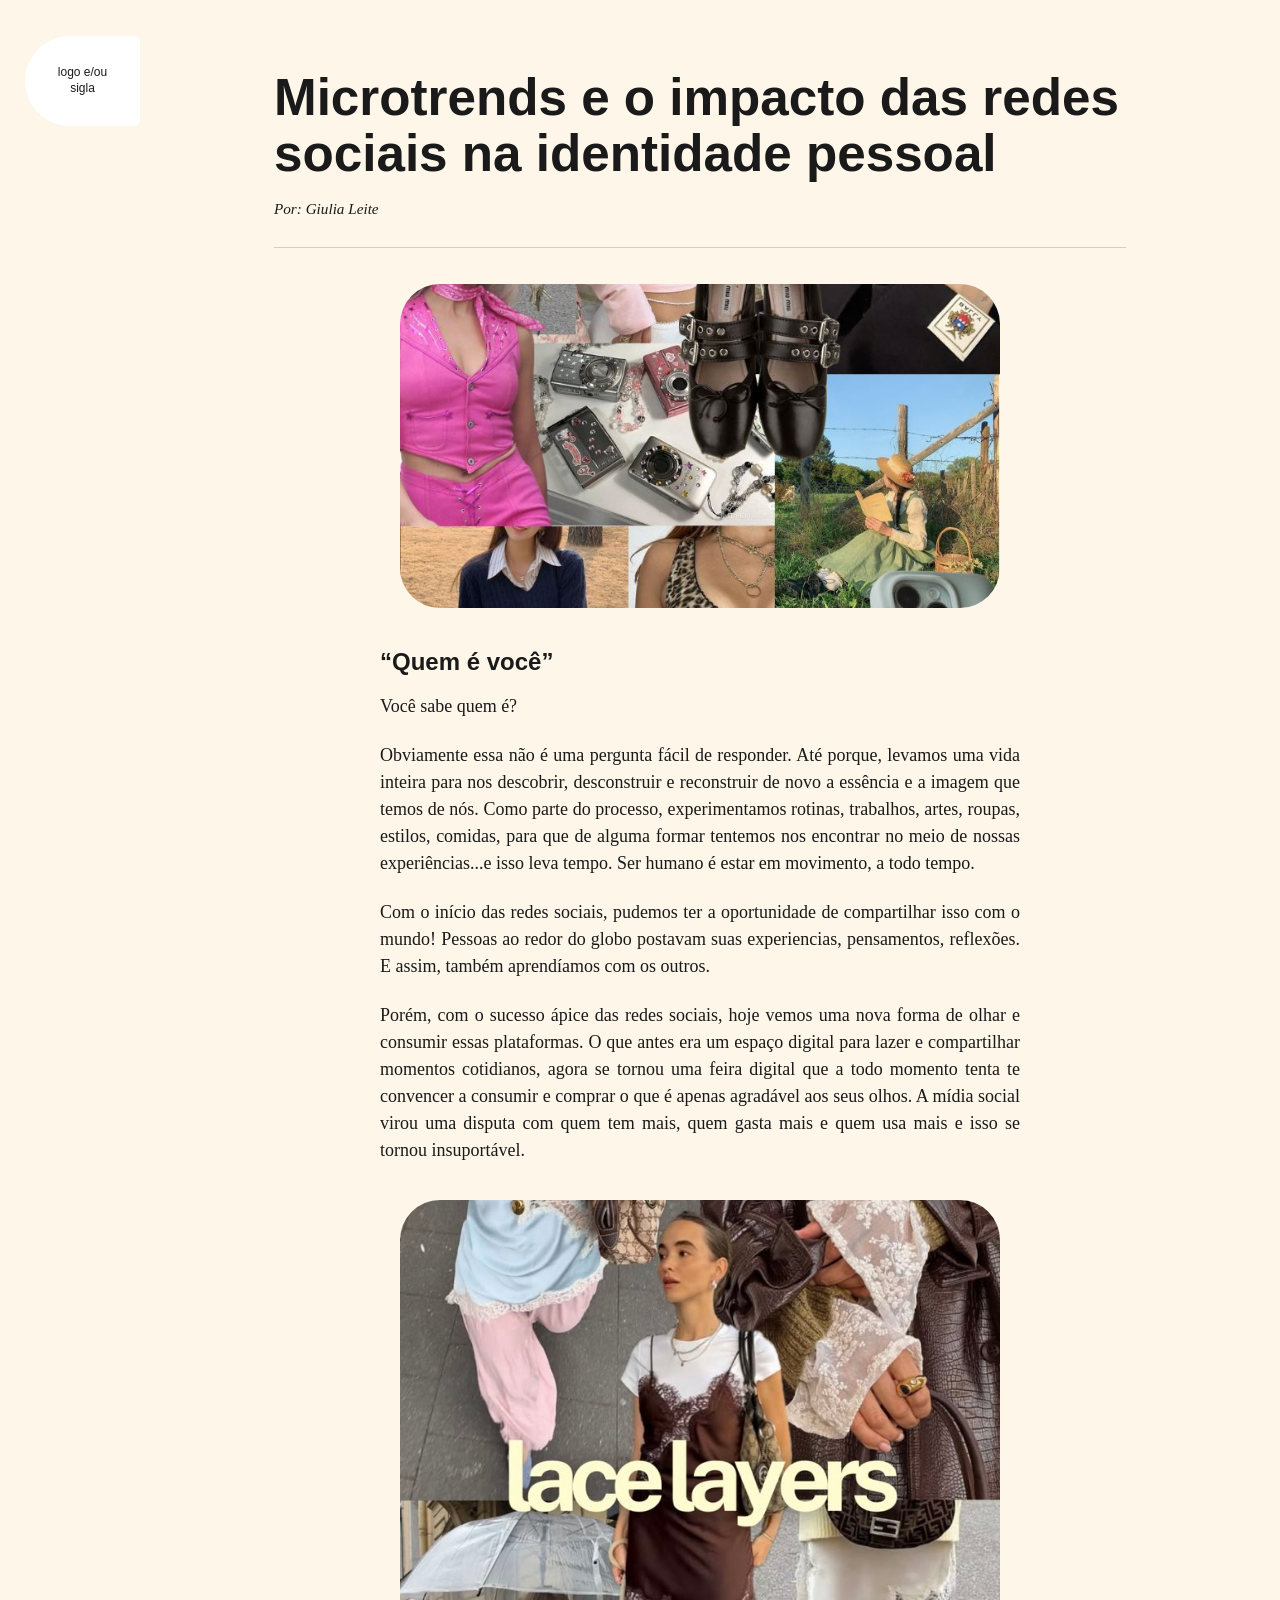
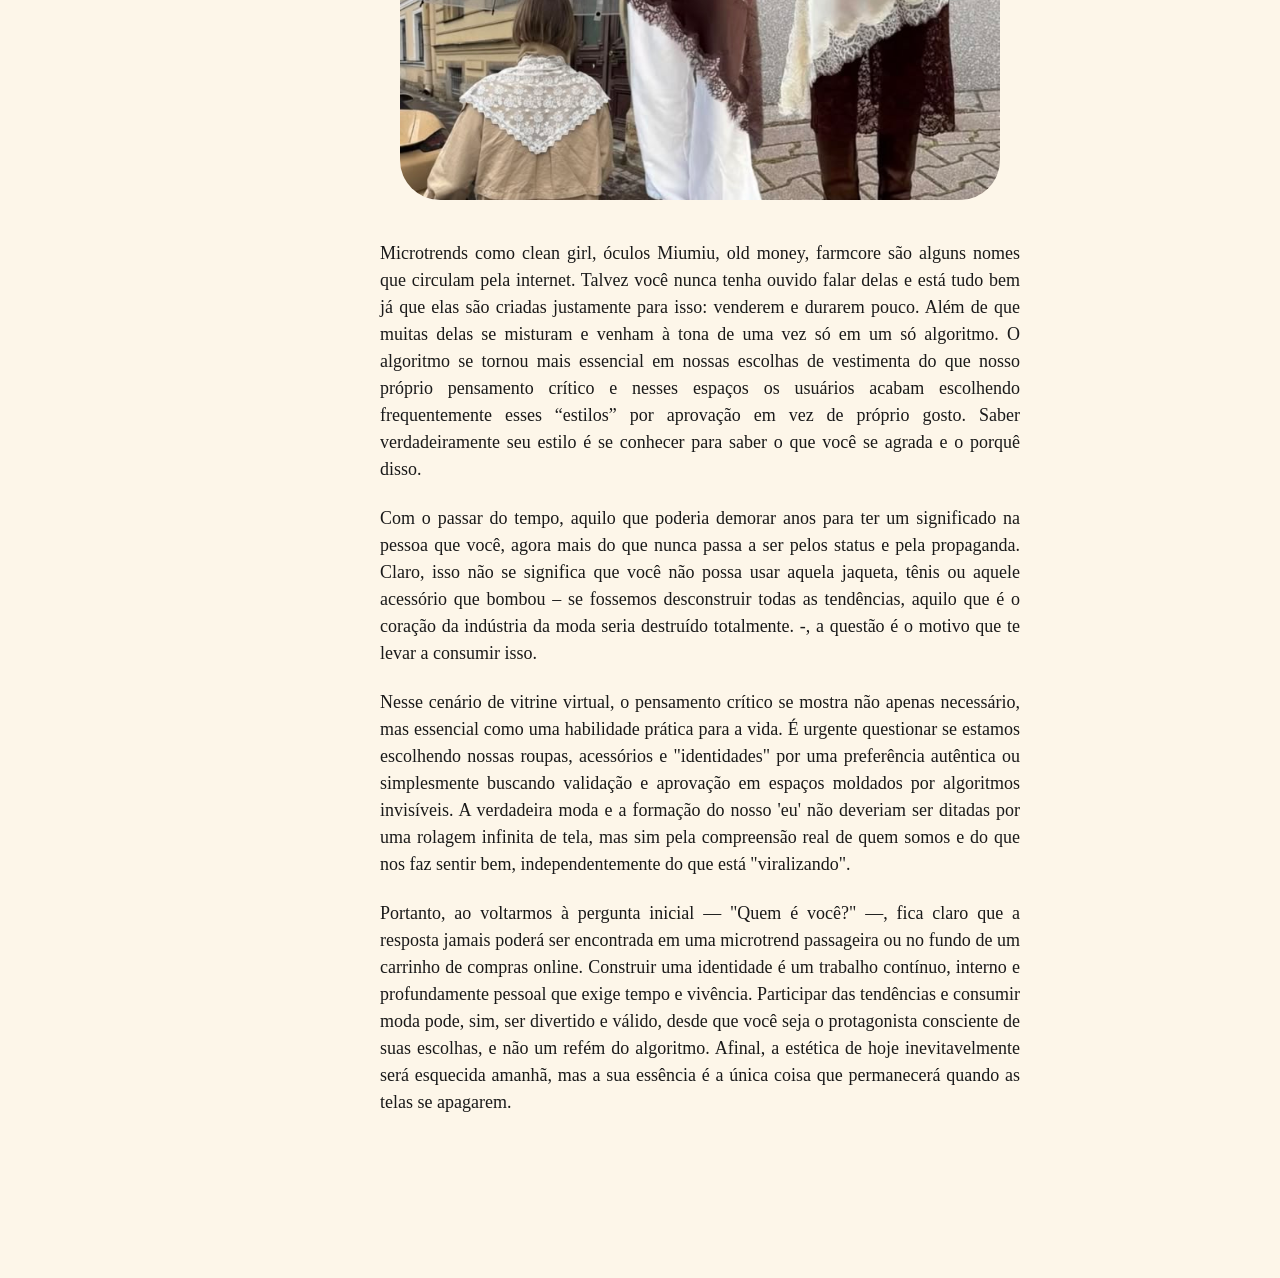
<file: microtrends.html>
<!DOCTYPE html>
<html lang="pt-br">
<head>
  <meta charset="UTF-8">
  <meta name="viewport" content="width=device-width, initial-scale=1.0">
  <title>Microtrends e o impacto das redes sociais na identidade pessoal — Diabo Veste Shein</title>

  <style>
    /* =====================================================================
       CSS  →  se quiser separar, salve como style.css e use
       <link rel="stylesheet" href="style.css"> no <head>
       ===================================================================== */

    :root {
      --cor-fundo: #fdf6e9;
      --cor-sidebar: #4d4d4d;
      --cor-placeholder: #575757;
      --cor-texto: #1a1a1a;
      --cor-linha: #d8cfc0;
      --fonte-titulo: "Arial", "Helvetica", sans-serif;
      --fonte-texto: "Georgia", serif;
      /* nome do blog na barra de cima: serifada de alto contraste */
      --fonte-marca: "Didot", "Bodoni MT", "Playfair Display", "Georgia", serif;
    }

    * { margin: 0; padding: 0; box-sizing: border-box; }

    body {
      background-color: var(--cor-fundo);
      color: var(--cor-texto);
      font-family: var(--fonte-texto);
      line-height: 1.6;
    }

    /* --- Logo (balão no canto) — some quando a pessoa rola -------------- */
    .logo-balao {
      position: fixed;
      top: 36px;
      left: 25px;
      z-index: 30;
      width: 115px;
      height: 90px;
      background-color: #fff;
      border-radius: 45px 6px 6px 45px;
      display: flex;
      align-items: center;
      justify-content: center;
      text-align: center;
      font-family: var(--fonte-titulo);
      font-size: 0.75rem;
      line-height: 1.3;
      color: var(--cor-texto);
      text-decoration: none;
      transition: opacity 0.3s ease, visibility 0s;
    }

    body.rolou .logo-balao {
      opacity: 0;
      visibility: hidden;
      pointer-events: none;
      transition: opacity 0.3s ease, visibility 0s 0.3s;
    }

    /* --- Barra superior — aparece quando a pessoa rola ------------------ */
    .topbar {
      position: fixed;
      top: 14px;
      left: 190px;
      right: 160px;
      z-index: 40;
      height: 62px;
      padding: 0 40px 0 60px;
      background-color: #fff;
      border-radius: 31px 6px 6px 31px;
      display: flex;
      align-items: center;
      justify-content: space-between;

      opacity: 0;
      visibility: hidden;
      transform: translateY(-24px);
      transition: opacity 0.3s ease, transform 0.3s ease, visibility 0s 0.3s;
    }

    body.rolou .topbar {
      opacity: 1;
      visibility: visible;
      transform: translateY(0);
      transition: opacity 0.3s ease, transform 0.3s ease, visibility 0s;
    }

    .topbar .nome-blog {
      font-family: var(--fonte-marca);
      font-size: 1.75rem;
      line-height: 1;
      color: var(--cor-texto);
      text-decoration: none;
    }

    .topbar .fechar {
      font-family: var(--fonte-titulo);
      font-size: 1.4rem;
      line-height: 1;
      color: var(--cor-texto);
      text-decoration: none;
      padding: 8px;
    }

    body.rolou .sidebar { top: 160px; } /* sobe um pouquinho, como no wireframe */

    .sidebar a {
      color: #fff;
      font-family: var(--fonte-titulo);
      font-size: 1.35rem;
      line-height: 1;
      text-decoration: none;
      padding: 6px 12px;
    }

    .sidebar a:hover { opacity: 0.7; }

    /* --- Conteúdo -------------------------------------------------------- */
    .pagina {
      padding-left: 120px; /* espaço da sidebar */
    }

    .conteudo {
      max-width: 900px;
      margin: 0 auto;
      padding: 70px 24px 140px;
    }

    .cabecalho-materia h1 {
      font-family: var(--fonte-titulo);
      font-weight: 800;
      font-size: clamp(2rem, 4.5vw, 3.2rem);
      line-height: 1.1;
      margin-bottom: 14px;
    }

    .autor {
      font-style: italic;
      font-size: 0.95rem;
      margin-bottom: 26px;
    }

    .divisoria {
      border: none;
      border-top: 1px solid var(--cor-linha);
    }

    /* Foto de capa (placeholder) */
    .imagem-capa {
      max-width: 600px;
      height: 324px;
      margin: 36px auto 40px;
      background-color: var(--cor-placeholder);
      border-radius: 40px;
      overflow: hidden;
      display: flex;
      align-items: center;
      justify-content: center;
      color: #fff;
      font-family: var(--fonte-titulo);
      font-weight: 700;
      font-size: 2rem;
    }

    .imagem-capa2 {
      max-width: 600px;
      height: 324px;
      margin: 36px auto 40px;
      background-color: var(--cor-placeholder);
      border-radius: 40px;
      overflow: hidden;
      display: flex;
      align-items: center;
      justify-content: center;
      color: #fff;
      font-family: var(--fonte-titulo);
      font-weight: 700;
      font-size: 2rem;
    }

    /* quando trocar o placeholder por uma foto de verdade: */
    .imagem-capa img {
      width: 100%;
      height: 100%;
      object-fit: cover;
    }

    /* Texto da matéria */
    .texto {
      max-width: 640px;
      margin: 0 auto;
      padding-top: 40px; /* respiro quando não há foto de capa */
    }

    .imagem-capa + .texto { padding-top: 0; }

    .texto p {
      font-size: 1.125rem;
      line-height: 1.5;
      text-align: justify;
      hyphens: auto;
      margin-bottom: 22px;
    }

    .texto h2 {
      font-family: var(--fonte-titulo);
      font-weight: 800;
      font-size: 1.5rem;
      line-height: 1.2;
      margin: 36px 0 16px;
    }

    /* Foco visível para quem navega pelo teclado */
    .logo-balao:focus-visible,
    .topbar a:focus-visible,
    .sidebar a:focus-visible {
      outline: 3px solid var(--cor-destaque, #f2994a);
      outline-offset: 2px;
    }

    .imagem-texto {
      max-width: 600px;
      height: 600px;
      margin: 36px auto 40px;
      background-color: var(--cor-placeholder);
      border-radius: 40px;
      overflow: hidden;
      display: flex;
      align-items: center;
      justify-content: center;
      color: #fff;
      font-family: var(--fonte-titulo);
      font-weight: 700;
      font-size: 2rem;
    }



    /* quando trocar o placeholder por uma foto de verdade: */
    .imagem-texto img {
      width: 100%;
      height: 100%;
      object-fit: cover;
    }

    @media (prefers-reduced-motion: reduce) {
      .logo-balao, .topbar, .sidebar { transition: none !important; }
    }

    /* --- Celular --------------------------------------------------------- */
    @media (max-width: 768px) {
      .logo-balao {
        top: 14px;
        left: 14px;
        width: 92px;
        height: 70px;
        border-radius: 35px 6px 6px 35px;
        font-size: 0.65rem;
      }

      .topbar {
        top: 10px;
        left: 12px;
        right: 12px;
        height: 54px;
        padding: 0 20px 0 28px;
      }

      .topbar .nome-blog { font-size: 1.25rem; }

      /* a barra lateral vira uma pílula fixa na parte de baixo da tela */
      .sidebar,
      body.rolou .sidebar {
        top: auto;
        bottom: 16px;
        left: 50%;
        transform: translateX(-50%);
        width: auto;
        height: auto;
        flex-direction: row;
        gap: 12px;
        padding: 8px 20px;
        border-radius: 999px;
      }

      .pagina { padding-left: 0; }

      .conteudo { padding: 110px 20px 120px; }

      .imagem-capa { height: 220px; border-radius: 28px; }
    }
  </style>
</head>

<body>

  <!-- =====================================================================
       HTML
       ===================================================================== -->

  <!-- Logo: visível no topo da página, some ao rolar -->
  <a class="logo-balao" href="index.html" aria-label="Voltar para o início">
    <span>logo e/ou<br>sigla</span>
  </a>

  <!-- Barra superior: aparece ao rolar. O X leva de volta para o início -->
  <div class="topbar">
    <a class="nome-blog" href="index.html">Diabo Veste Shein</a>
    <a class="fechar" href="index.html" aria-label="Fechar matéria e voltar para o início">✕</a>
  </div>

  <div class="pagina">
    <main class="conteudo">
      <article>

        <header class="cabecalho-materia">
          <h1>Microtrends e o impacto das redes sociais na identidade pessoal</h1>
          <p class="autor">Por: Giulia Leite</p>
          <hr class="divisoria">
        </header>

        <!-- Foto de capa (opcional: apague este bloco se a matéria não tiver foto) -->
        <figure class="imagem-capa">
          <img src="foto1.png" alt="foto capa">
        
        </figure>

        <div class="texto">

          <h2>“Quem é você”</h2>

          <p>Você sabe quem é?</p>

          <p>Obviamente essa não é uma pergunta fácil de responder. Até porque, levamos uma vida inteira para nos descobrir, desconstruir e reconstruir de novo a essência e a imagem que temos de nós. Como parte do processo, experimentamos rotinas, trabalhos, artes, roupas, estilos, comidas, para que de alguma formar tentemos nos encontrar no meio de nossas experiências...e isso leva tempo. Ser humano é estar em movimento, a todo tempo.</p>

          <p>Com o início das redes sociais, pudemos ter a oportunidade de compartilhar isso com o mundo! Pessoas ao redor do globo postavam suas experiencias, pensamentos, reflexões. E assim, também aprendíamos com os outros.</p>

          <p>Porém, com o sucesso ápice das redes sociais, hoje vemos uma nova forma de olhar e consumir essas plataformas. O que antes era um espaço digital para lazer e compartilhar momentos cotidianos, agora se tornou uma feira digital que a todo momento tenta te convencer a consumir e comprar o que é apenas agradável aos seus olhos. A mídia social virou uma disputa com quem tem mais, quem gasta mais e quem usa mais e isso se tornou insuportável.</p>

          <figure class="imagem-texto">
          <img src="micro2.png" alt="Descrição da foto">
          </figure>


          <p>Microtrends como clean girl, óculos Miumiu, old money, farmcore são alguns nomes que circulam pela internet. Talvez você nunca tenha ouvido falar delas e está tudo bem já que elas são criadas justamente para isso: venderem e durarem pouco. Além de que muitas delas se misturam e venham à tona de uma vez só em um só algoritmo. O algoritmo se tornou mais essencial em nossas escolhas de vestimenta do que nosso próprio pensamento crítico e nesses espaços os usuários acabam escolhendo frequentemente esses “estilos” por aprovação em vez de próprio gosto. Saber verdadeiramente seu estilo é se conhecer para saber o que você se agrada e o porquê disso.</p>


          <p>Com o passar do tempo, aquilo que poderia demorar anos para ter um significado na pessoa que você, agora mais do que nunca passa a ser pelos status e pela propaganda. Claro, isso não se significa que você não possa usar aquela jaqueta, tênis ou aquele acessório que bombou – se fossemos desconstruir todas as tendências, aquilo que é o coração da indústria da moda seria destruído totalmente. -, a questão é o motivo que te levar a consumir isso.</p>

          <p>Nesse cenário de vitrine virtual, o pensamento crítico se mostra não apenas necessário, mas essencial como uma habilidade prática para a vida. É urgente questionar se estamos escolhendo nossas roupas, acessórios e "identidades" por uma preferência autêntica ou simplesmente buscando validação e aprovação em espaços moldados por algoritmos invisíveis. A verdadeira moda e a formação do nosso 'eu' não deveriam ser ditadas por uma rolagem infinita de tela, mas sim pela compreensão real de quem somos e do que nos faz sentir bem, independentemente do que está "viralizando".</p>

          <p>Portanto, ao voltarmos à pergunta inicial — "Quem é você?" —, fica claro que a resposta jamais poderá ser encontrada em uma microtrend passageira ou no fundo de um carrinho de compras online. Construir uma identidade é um trabalho contínuo, interno e profundamente pessoal que exige tempo e vivência. Participar das tendências e consumir moda pode, sim, ser divertido e válido, desde que você seja o protagonista consciente de suas escolhas, e não um refém do algoritmo. Afinal, a estética de hoje inevitavelmente será esquecida amanhã, mas a sua essência é a única coisa que permanecerá quando as telas se apagarem.</p>
        </div>

      </article>
    </main>
  </div>


  <!-- =====================================================================
       JAVASCRIPT  →  controla o que muda quando a pessoa rola a página
       (pode ficar aqui ou num arquivo script.js, sempre no final do <body>)
       ===================================================================== -->
  <script>
    (function () {
      const DISTANCIA = 80; // quantos pixels rolar antes de trocar logo → barra superior

      function atualizar() {
        document.body.classList.toggle('rolou', window.scrollY > DISTANCIA);
      }

      window.addEventListener('scroll', atualizar, { passive: true });
      atualizar(); // já confere ao abrir (caso a página abra no meio)
    })();
  </script>

</body>
</html>
</file>
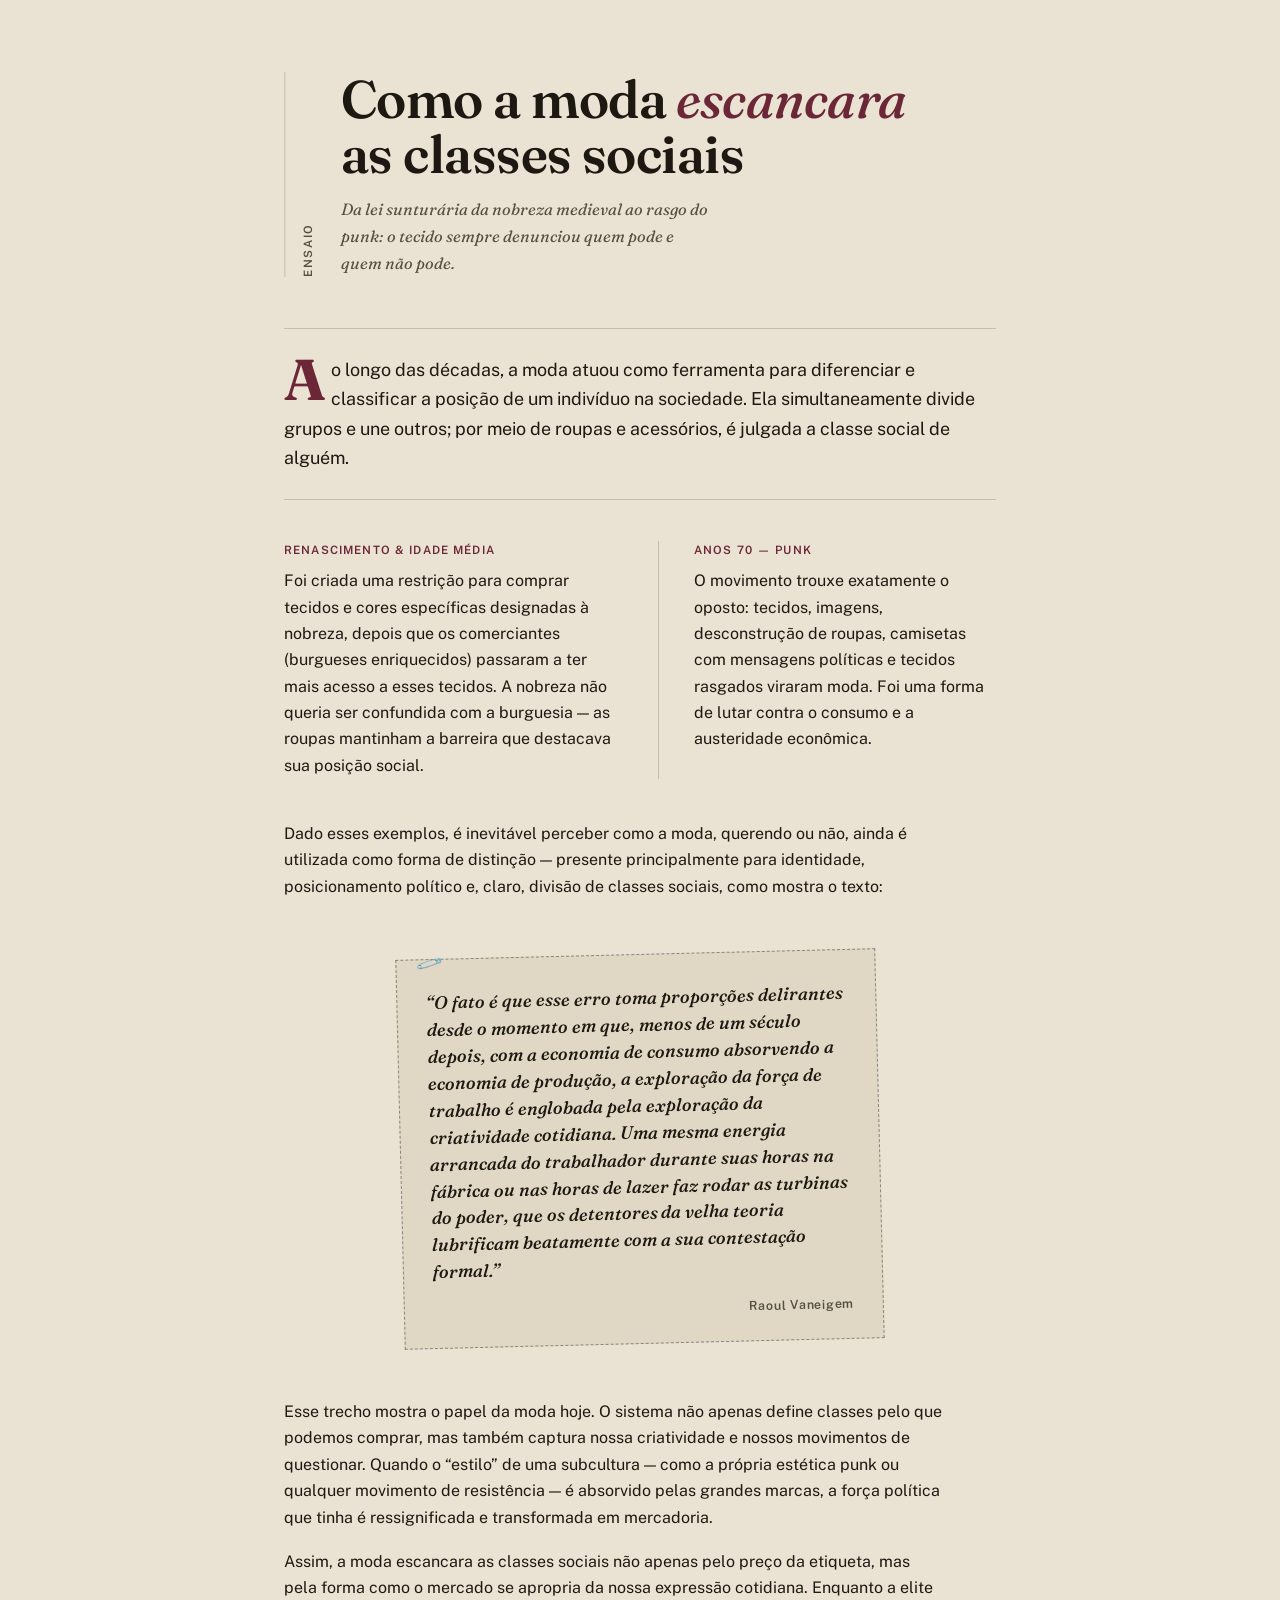
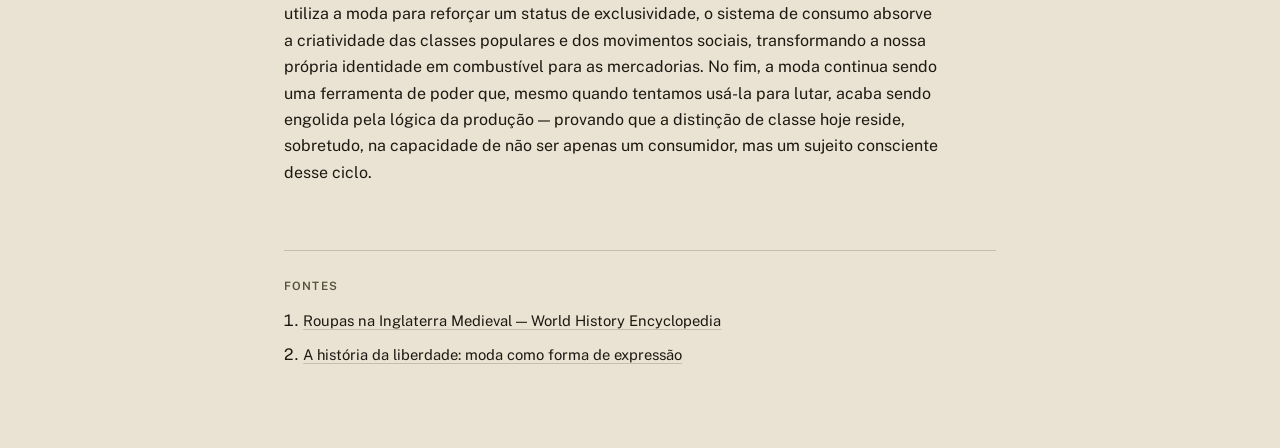
<file: modaeclassessociais.html>
<!DOCTYPE html>
<html lang="pt-BR">
<head>
<meta charset="UTF-8">
<meta name="viewport" content="width=device-width, initial-scale=1, viewport-fit=cover">
<title>Como a moda escancara as classes sociais</title>
<link rel="preconnect" href="https://fonts.googleapis.com">
<link rel="preconnect" href="https://fonts.gstatic.com" crossorigin>
<link href="https://fonts.googleapis.com/css2?family=Fraunces:ital,opsz,wght@0,9..144,400;0,9..144,600;0,9..144,700;1,9..144,500&family=Public+Sans:wght@400;500;600&display=swap" rel="stylesheet">
<style>
  :root {
    --paper: #EAE3D3;
    --paper-2: #E0D8C4;
    --ink: #1D1811;
    --ink-soft: #55503F;
    --oxblood: #6B2737;
    --pin: #8B8677;
    --rule: rgba(29,24,17,0.18);
    box-sizing: border-box;
    padding-top: env(safe-area-inset-top, 0px);
    padding-bottom: env(safe-area-inset-bottom, 0px);
  }
  @media (prefers-color-scheme: dark) {
    :root:not([data-theme="light"]) {
      --paper: #1B1712;
      --paper-2: #221D16;
      --ink: #EDE6D6;
      --ink-soft: #B8AF9B;
      --oxblood: #C97387;
      --pin: #8B8677;
      --rule: rgba(237,230,214,0.18);
    }
  }
  :root[data-theme="dark"] {
    --paper: #1B1712;
    --paper-2: #221D16;
    --ink: #EDE6D6;
    --ink-soft: #B8AF9B;
    --oxblood: #C97387;
    --pin: #8B8677;
    --rule: rgba(237,230,214,0.18);
  }
  * { margin: 0; padding: 0; box-sizing: border-box; }
  html { scroll-padding-top: env(safe-area-inset-top, 0px); }
  body {
    background: var(--paper);
    color: var(--ink);
    font-family: 'Public Sans', sans-serif;
    line-height: 1.65;
    -webkit-font-smoothing: antialiased;
  }
  .wrap { max-width: 760px; margin: 0 auto; padding: 4.5rem 1.5rem 5rem; }

  /* ---- Masthead ---- */
  header.masthead {
    display: grid;
    grid-template-columns: auto 1fr;
    gap: 0 1.4rem;
    align-items: start;
    margin-bottom: 3.2rem;
  }
  .kicker {
    writing-mode: vertical-rl;
    transform: rotate(180deg);
    font-family: 'Public Sans', sans-serif;
    font-size: 0.72rem;
    font-weight: 600;
    letter-spacing: 0.14em;
    color: var(--ink-soft);
    border-right: 1px solid var(--rule);
    padding-right: 0.9rem;
    height: 100%;
  }
  h1 {
    font-family: 'Fraunces', serif;
    font-weight: 600;
    font-size: clamp(2.1rem, 6vw, 3.3rem);
    line-height: 1.04;
    letter-spacing: -0.01em;
    color: var(--ink);
  }
  h1 em {
    font-style: italic;
    font-weight: 500;
    color: var(--oxblood);
  }
  .dek {
    margin-top: 0.9rem;
    font-size: 1.02rem;
    color: var(--ink-soft);
    max-width: 34ch;
    font-family: 'Fraunces', serif;
    font-style: italic;
    font-weight: 400;
  }

  /* ---- Intro / drop cap ---- */
  .intro {
    font-size: 1.12rem;
    border-top: 1px solid var(--rule);
    border-bottom: 1px solid var(--rule);
    padding: 1.6rem 0;
    margin-bottom: 2.6rem;
  }
  .intro p::first-letter {
    font-family: 'Fraunces', serif;
    font-weight: 700;
    font-size: 3.6rem;
    line-height: 0.78;
    float: left;
    padding: 0.05em 0.09em 0 0;
    color: var(--oxblood);
  }

  /* ---- Two-column era section ---- */
  .eras {
    display: grid;
    grid-template-columns: 1fr;
    gap: 2.2rem;
    margin-bottom: 2.6rem;
  }
  @media (min-width: 620px) {
    .eras { grid-template-columns: 1fr 1fr; }
    .eras .era + .era { border-left: 1px solid var(--rule); padding-left: 2.2rem; }
  }
  .era .era-label {
    font-size: 0.72rem;
    font-weight: 600;
    letter-spacing: 0.1em;
    color: var(--oxblood);
    margin-bottom: 0.5rem;
    display: block;
  }
  .era p { max-width: 42ch; }

  article p { margin-bottom: 1.1rem; max-width: 66ch; }
  article p:last-child { margin-bottom: 0; }

  /* ---- Pull quote: torn fanzine stamp ---- */
  .quote-stage {
    margin: 3.4rem 0;
    display: flex;
    justify-content: center;
  }
  blockquote {
    position: relative;
    max-width: 480px;
    background: var(--paper-2);
    border: 1px dashed var(--pin);
    padding: 1.9rem 1.8rem 1.5rem;
    transform: rotate(-1.4deg);
  }
  blockquote::before {
    content: "🧷";
    position: absolute;
    top: -0.7rem;
    left: 1.4rem;
    font-size: 1.1rem;
    transform: rotate(28deg);
  }
  blockquote p {
    font-family: 'Fraunces', serif;
    font-style: italic;
    font-weight: 500;
    font-size: 1.12rem;
    line-height: 1.5;
    color: var(--ink);
    max-width: none;
  }
  blockquote footer {
    margin-top: 0.9rem;
    font-family: 'Public Sans', sans-serif;
    font-size: 0.78rem;
    font-weight: 600;
    letter-spacing: 0.06em;
    color: var(--ink-soft);
    text-align: right;
  }

  .closing { margin-top: 2.6rem; }

  /* ---- Sources: index-card footer ---- */
  footer.sources {
    margin-top: 4rem;
    padding-top: 1.6rem;
    border-top: 1px solid var(--rule);
  }
  footer.sources h2 {
    font-size: 0.72rem;
    font-weight: 600;
    letter-spacing: 0.1em;
    color: var(--ink-soft);
    margin-bottom: 0.8rem;
  }
  footer.sources ol {
    list-style: decimal;
    padding-left: 1.2rem;
    display: grid;
    gap: 0.45rem;
  }
  footer.sources a {
    color: var(--ink);
    text-decoration-color: var(--rule);
    text-underline-offset: 3px;
    font-size: 0.92rem;
  }
  footer.sources a:hover { text-decoration-color: var(--oxblood); }

  @media (prefers-reduced-motion: no-preference) {
    header.masthead { animation: rise 0.5s ease-out; }
  }
  @keyframes rise {
    from { opacity: 0; transform: translateY(8px); }
    to { opacity: 1; transform: translateY(0); }
  }
</style>
</head>
<body>
<div class="wrap">

  <header class="masthead">
    <span class="kicker">ENSAIO</span>
    <div>
      <h1>Como a moda <em>escancara</em><br>as classes sociais</h1>
      <p class="dek">Da lei sunturária da nobreza medieval ao rasgo do punk: o tecido sempre denunciou quem pode e quem não pode.</p>
    </div>
  </header>

  <article>
    <div class="intro">
      <p>Ao longo das décadas, a moda atuou como ferramenta para diferenciar e classificar a posição de um indivíduo na sociedade. Ela simultaneamente divide grupos e une outros; por meio de roupas e acessórios, é julgada a classe social de alguém.</p>
    </div>

    <div class="eras">
      <div class="era">
        <span class="era-label">RENASCIMENTO &amp; IDADE MÉDIA</span>
        <p>Foi criada uma restrição para comprar tecidos e cores específicas designadas à nobreza, depois que os comerciantes (burgueses enriquecidos) passaram a ter mais acesso a esses tecidos. A nobreza não queria ser confundida com a burguesia — as roupas mantinham a barreira que destacava sua posição social.</p>
      </div>
      <div class="era">
        <span class="era-label">ANOS 70 &mdash; PUNK</span>
        <p>O movimento trouxe exatamente o oposto: tecidos, imagens, desconstrução de roupas, camisetas com mensagens políticas e tecidos rasgados viraram moda. Foi uma forma de lutar contra o consumo e a austeridade econômica.</p>
      </div>
    </div>

    <p>Dado esses exemplos, é inevitável perceber como a moda, querendo ou não, ainda é utilizada como forma de distinção — presente principalmente para identidade, posicionamento político e, claro, divisão de classes sociais, como mostra o texto:</p>

    <div class="quote-stage">
      <blockquote>
        <p>&ldquo;O fato é que esse erro toma proporções delirantes desde o momento em que, menos de um século depois, com a economia de consumo absorvendo a economia de produção, a exploração da força de trabalho é englobada pela exploração da criatividade cotidiana. Uma mesma energia arrancada do trabalhador durante suas horas na fábrica ou nas horas de lazer faz rodar as turbinas do poder, que os detentores da velha teoria lubrificam beatamente com a sua contestação formal.&rdquo;</p>
        <footer>Raoul Vaneigem</footer>
      </blockquote>
    </div>

    <div class="closing">
      <p>Esse trecho mostra o papel da moda hoje. O sistema não apenas define classes pelo que podemos comprar, mas também captura nossa criatividade e nossos movimentos de questionar. Quando o &ldquo;estilo&rdquo; de uma subcultura — como a própria estética punk ou qualquer movimento de resistência — é absorvido pelas grandes marcas, a força política que tinha é ressignificada e transformada em mercadoria.</p>

      <p>Assim, a moda escancara as classes sociais não apenas pelo preço da etiqueta, mas pela forma como o mercado se apropria da nossa expressão cotidiana. Enquanto a elite utiliza a moda para reforçar um status de exclusividade, o sistema de consumo absorve a criatividade das classes populares e dos movimentos sociais, transformando a nossa própria identidade em combustível para as mercadorias. No fim, a moda continua sendo uma ferramenta de poder que, mesmo quando tentamos usá-la para lutar, acaba sendo engolida pela lógica da produção — provando que a distinção de classe hoje reside, sobretudo, na capacidade de não ser apenas um consumidor, mas um sujeito consciente desse ciclo.</p>
    </div>
  </article>

  <footer class="sources">
    <h2>FONTES</h2>
    <ol>
      <li><a href="https://www.worldhistory.org/trans/pt/2-1248/roupas-na-inglaterra-medieval/" target="_blank" rel="noopener noreferrer">Roupas na Inglaterra Medieval — World History Encyclopedia</a></li>
      <li><a href="https://lgbtpodcasters.com.br/a-historia-da-liberdade-moda-como-forma-de-expressao/" target="_blank" rel="noopener noreferrer">A história da liberdade: moda como forma de expressão</a></li>
    </ol>
  </footer>

</div>
</body>
</html>
</file>
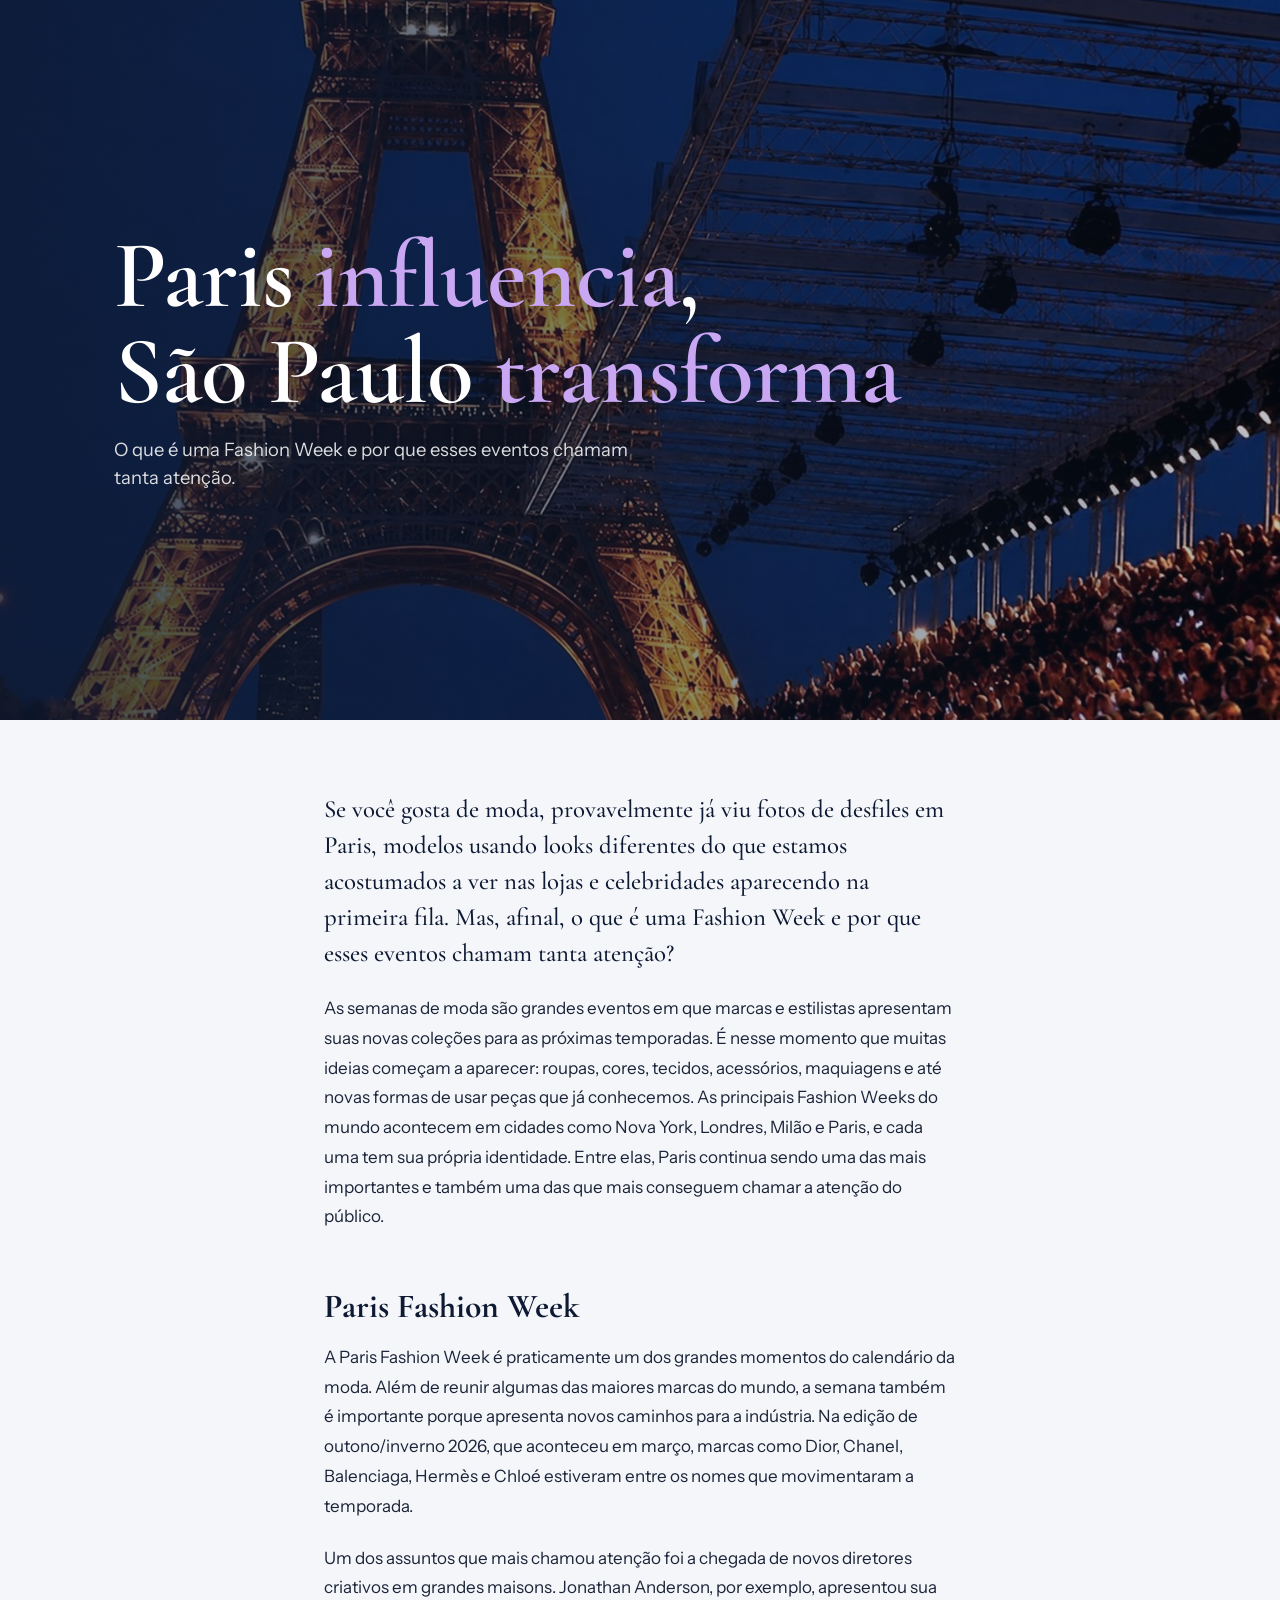
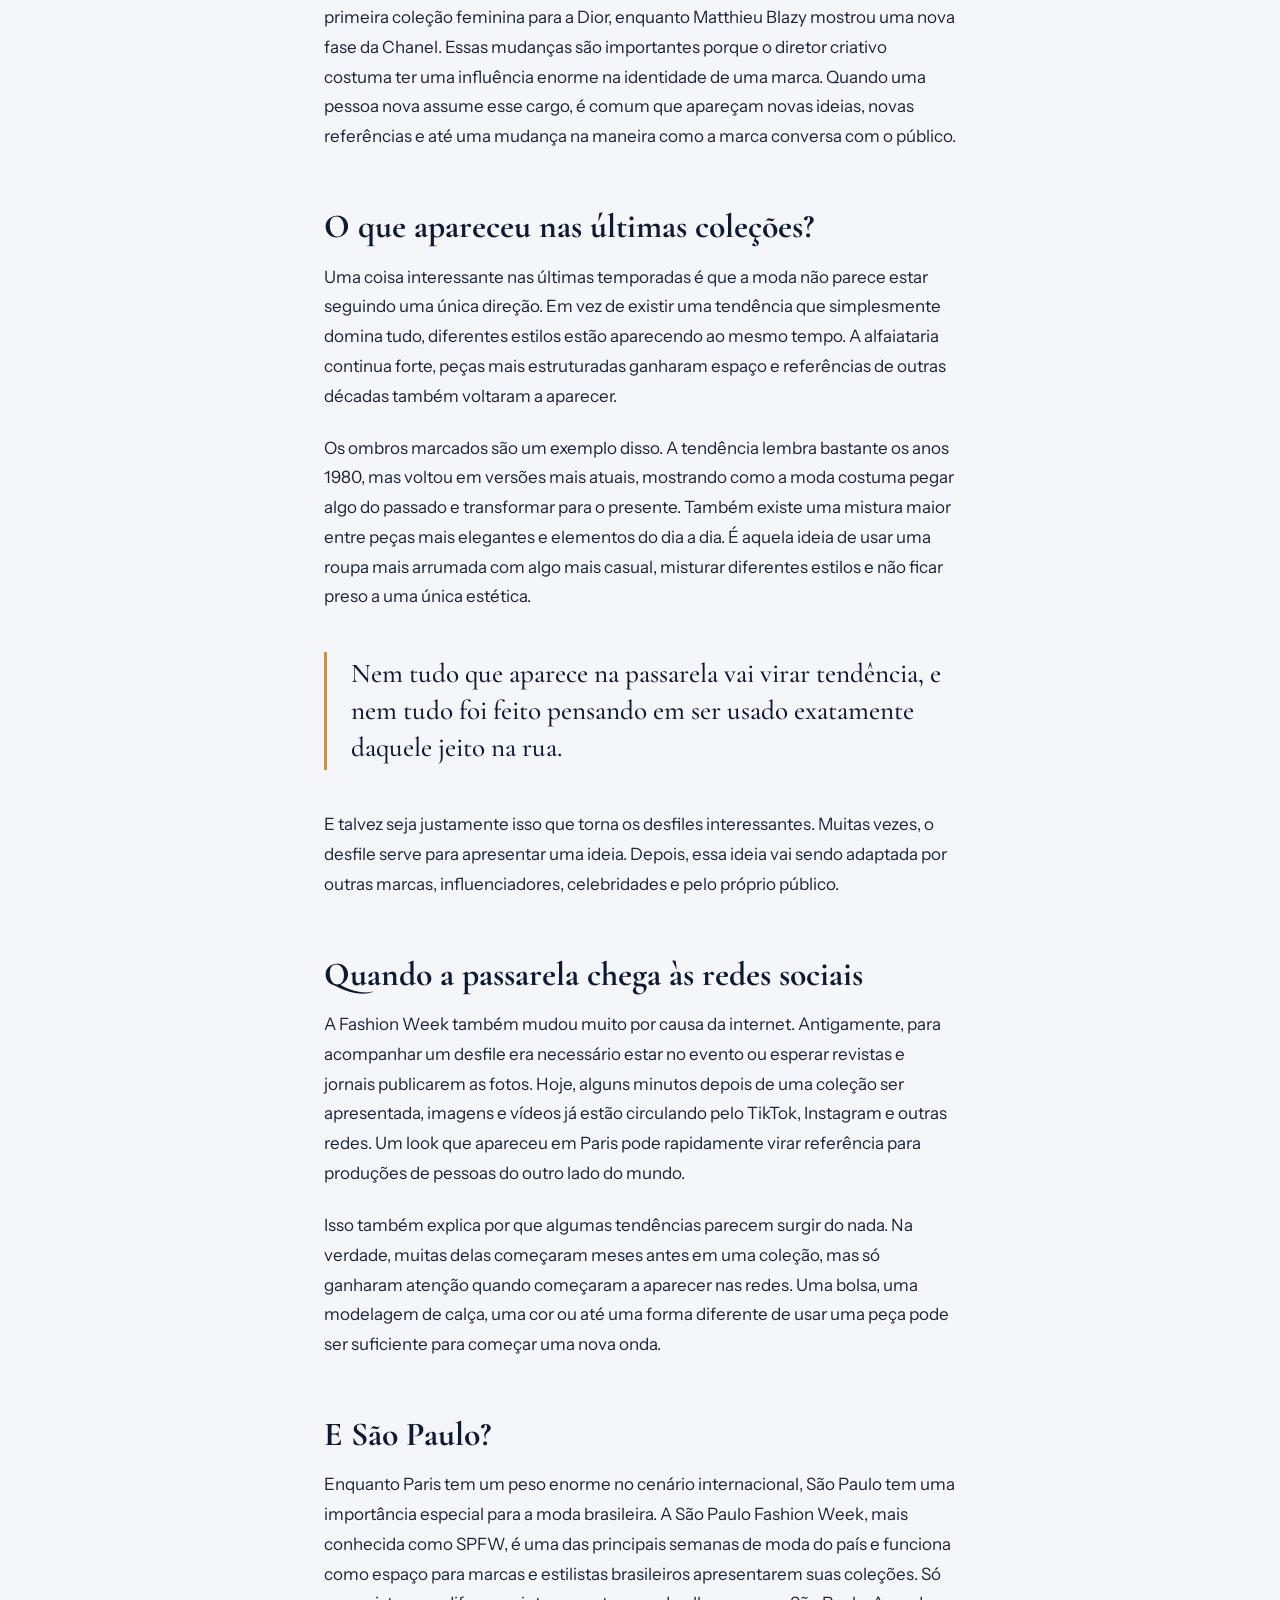
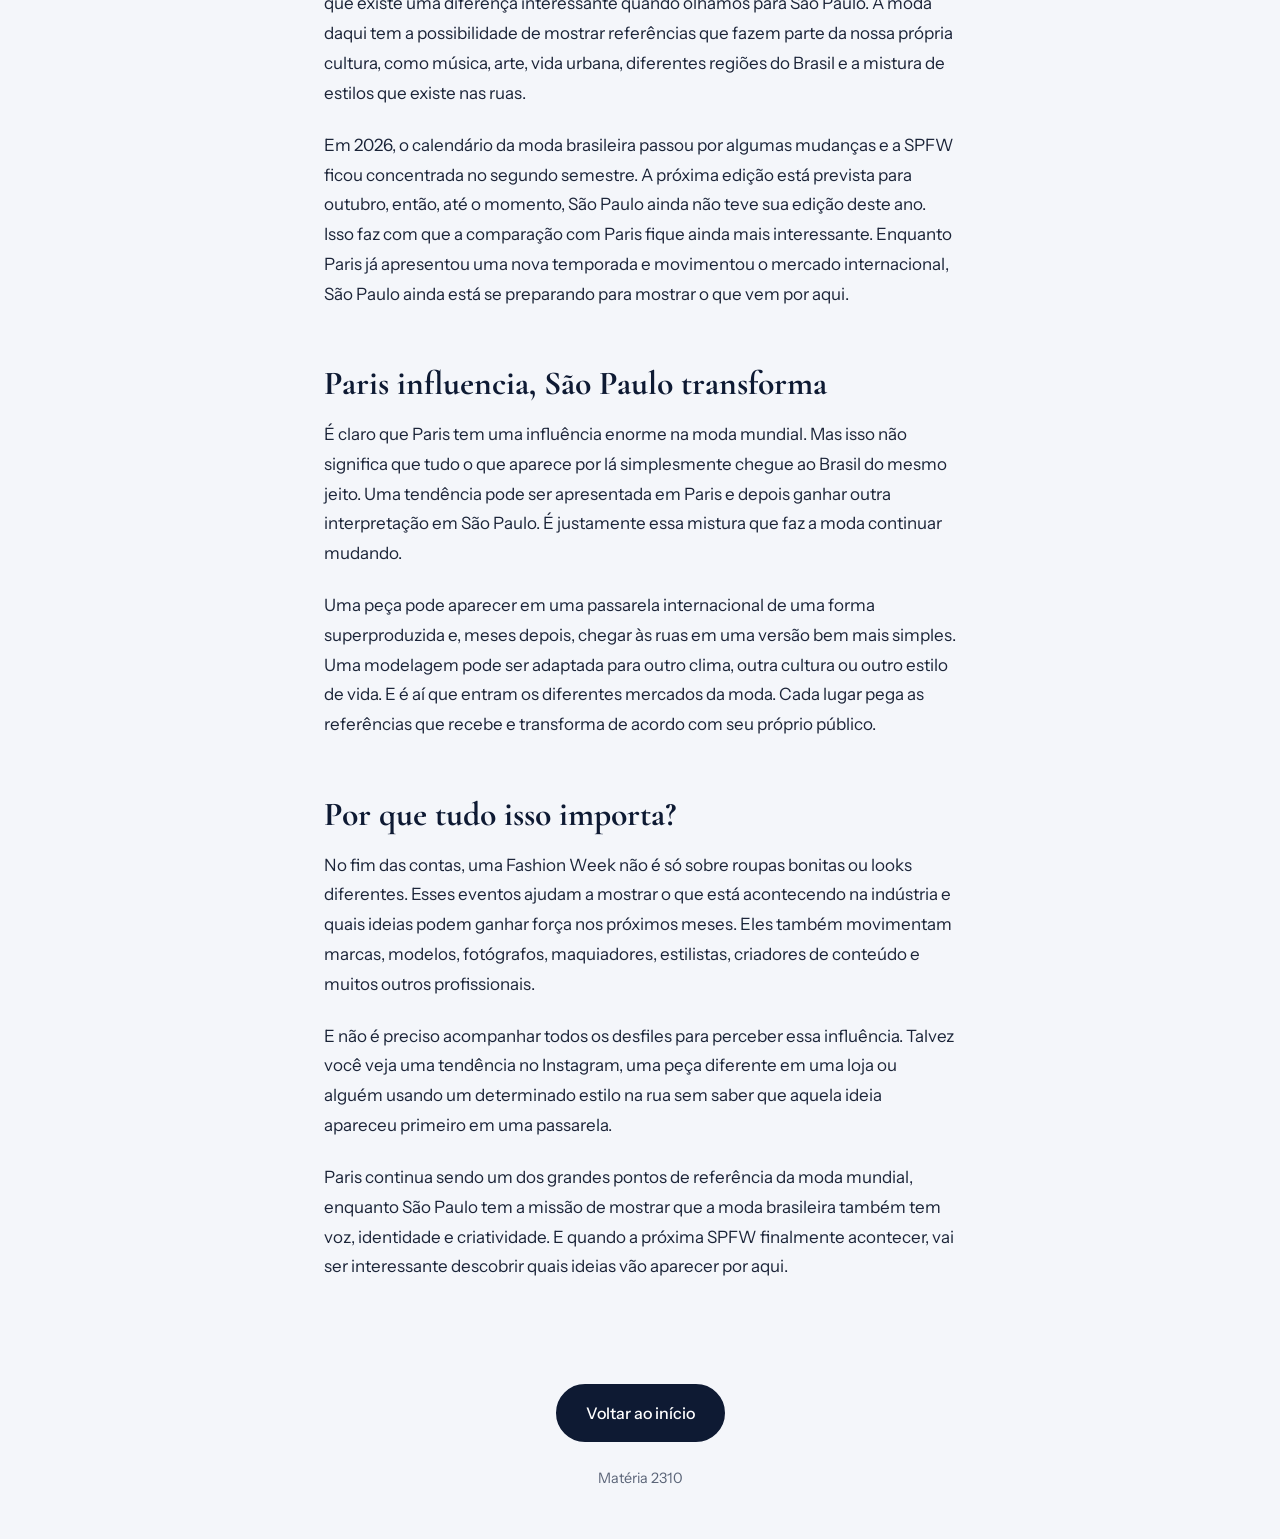
<file: parisfashionweek.html>
<!DOCTYPE html>
<html lang="pt-BR">
<head>
  <meta charset="UTF-8">
  <meta name="viewport" content="width=device-width, initial-scale=1">
  <title>Paris influencia, São Paulo transforma</title>
  <meta name="description" content="O que é uma Fashion Week, o que apareceu em Paris e o que esperar da SPFW.">
  <link rel="preconnect" href="https://fonts.googleapis.com">
  <link rel="preconnect" href="https://fonts.gstatic.com" crossorigin>
  <link href="https://fonts.googleapis.com/css2?family=Cormorant+Garamond:wght@500;600;700&family=Instrument+Sans:wght@400;500;600&display=swap" rel="stylesheet">
  <style>
    :root {
      --noite: #0e1a33;
      --ouro: #c9953c;
      --papel: #f4f6fa;
      --texto: #1b2438;
      --suave: #5b6578;

      --serif: "Cormorant Garamond", Georgia, "Times New Roman", serif;
      --sans: "Instrument Sans", system-ui, -apple-system, "Segoe UI", sans-serif;
    }

    * { box-sizing: border-box; }

    html { scroll-behavior: smooth; }

    body {
      margin: 0;
      background: var(--papel);
      color: var(--texto);
      font-family: var(--sans);
      font-size: 1.0625rem;
      line-height: 1.75;
      -webkit-font-smoothing: antialiased;
    }

    /* ---------- Capa ---------- */
    .hero {
      position: relative;
      min-height: 80vh;
      display: flex;
      align-items: center;
      background-color: var(--noite);
      background-image: url("[data-uri]");
      background-size: cover;
      background-position: center;
      background-repeat: no-repeat;
    }

    /* camada escura sobre a foto para o texto ficar legível */
    .hero::before {
      content: "";
      position: absolute;
      inset: 0;
      background: linear-gradient(to right, rgba(14, 26, 51, 0.8) 0%, rgba(14, 26, 51, 0.45) 60%, rgba(14, 26, 51, 0.25) 100%);
    }

    .hero-text {
      position: relative;
      z-index: 1;
      width: 100%;
      max-width: 1100px;
      margin: 0 auto;
      padding: 3rem 1.5rem;
      color: #fff;
    }

    .hero h1 {
      margin: 0 0 1rem;
      font-family: var(--serif);
      font-weight: 600;
      font-size: clamp(2.8rem, 8vw, 6rem);
      line-height: 1;
      letter-spacing: -0.01em;
    }

    .hero h1 .destaque {
      color: #c9a7f2;
    }

    .hero p {
      margin: 0;
      max-width: 34rem;
      font-size: 1.15rem;
      line-height: 1.5;
      color: rgba(255, 255, 255, 0.85);
    }

    /* ---------- Matéria ---------- */
    .article {
      max-width: 680px;
      margin: 0 auto;
      padding: 4.5rem 1.5rem 3rem;
    }

    .article p { margin: 0 0 1.4rem; }

    .lead {
      font-family: var(--serif);
      font-size: 1.55rem;
      line-height: 1.45;
      font-weight: 500;
      color: var(--noite);
    }

    .article h2 {
      margin: 3.5rem 0 1rem;
      font-family: var(--serif);
      font-size: 2.1rem;
      line-height: 1.15;
      font-weight: 700;
      color: var(--noite);
    }

    blockquote {
      margin: 2.5rem 0;
      padding: 0.25rem 0 0.25rem 1.5rem;
      border-left: 3px solid var(--ouro);
      font-family: var(--serif);
      font-size: 1.7rem;
      line-height: 1.35;
      font-weight: 500;
      color: var(--noite);
    }

    /* ---------- Rodapé ---------- */
    .footer {
      padding: 2rem 1.5rem 3rem;
      text-align: center;
      font-size: 0.9rem;
      color: var(--suave);
    }

    .footer p { margin: 0; }

    .voltar {
      display: inline-block;
      margin-bottom: 1.5rem;
      padding: 0.8rem 1.75rem;
      background: var(--noite);
      color: #fff;
      font-family: var(--sans);
      font-size: 1rem;
      font-weight: 500;
      text-decoration: none;
      border-radius: 999px;
      border: 2px solid var(--noite);
      transition: background 0.2s, color 0.2s, border-color 0.2s;
    }

    .voltar:hover {
      background: var(--ouro);
      border-color: var(--ouro);
      color: var(--noite);
    }

    .voltar:focus-visible {
      outline: 3px solid var(--ouro);
      outline-offset: 3px;
    }

    /* ---------- Mobile ---------- */
    @media (max-width: 600px) {
      body { font-size: 1rem; }
      .hero { min-height: 70vh; }
      .hero-text { padding: 2rem 1.5rem; }
      .lead { font-size: 1.3rem; }
      .article h2 { font-size: 1.8rem; }
      blockquote { font-size: 1.4rem; }
    }

    @media (prefers-reduced-motion: reduce) {
      html { scroll-behavior: auto; }
    }
  </style>
</head>
<body>

  <header class="hero" id="topo">
    <div class="hero-text">
      <h1>Paris <span class="destaque">influencia</span>,<br>São Paulo <span class="destaque">transforma</span></h1>
      <p>O que é uma Fashion Week e por que esses eventos chamam tanta atenção.</p>
    </div>
  </header>

  <main class="article">

    <p class="lead">
      Se você gosta de moda, provavelmente já viu fotos de desfiles em Paris, modelos usando looks diferentes do que estamos acostumados a ver nas lojas e celebridades aparecendo na primeira fila. Mas, afinal, o que é uma Fashion Week e por que esses eventos chamam tanta atenção?
    </p>

    <p>
      As semanas de moda são grandes eventos em que marcas e estilistas apresentam suas novas coleções para as próximas temporadas. É nesse momento que muitas ideias começam a aparecer: roupas, cores, tecidos, acessórios, maquiagens e até novas formas de usar peças que já conhecemos. As principais Fashion Weeks do mundo acontecem em cidades como Nova York, Londres, Milão e Paris, e cada uma tem sua própria identidade. Entre elas, Paris continua sendo uma das mais importantes e também uma das que mais conseguem chamar a atenção do público.
    </p>

    <h2>Paris Fashion Week</h2>
    <p>
      A Paris Fashion Week é praticamente um dos grandes momentos do calendário da moda. Além de reunir algumas das maiores marcas do mundo, a semana também é importante porque apresenta novos caminhos para a indústria. Na edição de outono/inverno 2026, que aconteceu em março, marcas como Dior, Chanel, Balenciaga, Hermès e Chloé estiveram entre os nomes que movimentaram a temporada.
    </p>
    <p>
      Um dos assuntos que mais chamou atenção foi a chegada de novos diretores criativos em grandes maisons. Jonathan Anderson, por exemplo, apresentou sua primeira coleção feminina para a Dior, enquanto Matthieu Blazy mostrou uma nova fase da Chanel. Essas mudanças são importantes porque o diretor criativo costuma ter uma influência enorme na identidade de uma marca. Quando uma pessoa nova assume esse cargo, é comum que apareçam novas ideias, novas referências e até uma mudança na maneira como a marca conversa com o público.
    </p>

    <h2>O que apareceu nas últimas coleções?</h2>
    <p>
      Uma coisa interessante nas últimas temporadas é que a moda não parece estar seguindo uma única direção. Em vez de existir uma tendência que simplesmente domina tudo, diferentes estilos estão aparecendo ao mesmo tempo. A alfaiataria continua forte, peças mais estruturadas ganharam espaço e referências de outras décadas também voltaram a aparecer.
    </p>
    <p>
      Os ombros marcados são um exemplo disso. A tendência lembra bastante os anos 1980, mas voltou em versões mais atuais, mostrando como a moda costuma pegar algo do passado e transformar para o presente. Também existe uma mistura maior entre peças mais elegantes e elementos do dia a dia. É aquela ideia de usar uma roupa mais arrumada com algo mais casual, misturar diferentes estilos e não ficar preso a uma única estética.
    </p>

    <blockquote>
      Nem tudo que aparece na passarela vai virar tendência, e nem tudo foi feito pensando em ser usado exatamente daquele jeito na rua.
    </blockquote>

    <p>
      E talvez seja justamente isso que torna os desfiles interessantes. Muitas vezes, o desfile serve para apresentar uma ideia. Depois, essa ideia vai sendo adaptada por outras marcas, influenciadores, celebridades e pelo próprio público.
    </p>

    <h2>Quando a passarela chega às redes sociais</h2>
    <p>
      A Fashion Week também mudou muito por causa da internet. Antigamente, para acompanhar um desfile era necessário estar no evento ou esperar revistas e jornais publicarem as fotos. Hoje, alguns minutos depois de uma coleção ser apresentada, imagens e vídeos já estão circulando pelo TikTok, Instagram e outras redes. Um look que apareceu em Paris pode rapidamente virar referência para produções de pessoas do outro lado do mundo.
    </p>
    <p>
      Isso também explica por que algumas tendências parecem surgir do nada. Na verdade, muitas delas começaram meses antes em uma coleção, mas só ganharam atenção quando começaram a aparecer nas redes. Uma bolsa, uma modelagem de calça, uma cor ou até uma forma diferente de usar uma peça pode ser suficiente para começar uma nova onda.
    </p>

    <h2>E São Paulo?</h2>
    <p>
      Enquanto Paris tem um peso enorme no cenário internacional, São Paulo tem uma importância especial para a moda brasileira. A São Paulo Fashion Week, mais conhecida como SPFW, é uma das principais semanas de moda do país e funciona como espaço para marcas e estilistas brasileiros apresentarem suas coleções. Só que existe uma diferença interessante quando olhamos para São Paulo. A moda daqui tem a possibilidade de mostrar referências que fazem parte da nossa própria cultura, como música, arte, vida urbana, diferentes regiões do Brasil e a mistura de estilos que existe nas ruas.
    </p>
    <p>
      Em 2026, o calendário da moda brasileira passou por algumas mudanças e a SPFW ficou concentrada no segundo semestre. A próxima edição está prevista para outubro, então, até o momento, São Paulo ainda não teve sua edição deste ano. Isso faz com que a comparação com Paris fique ainda mais interessante. Enquanto Paris já apresentou uma nova temporada e movimentou o mercado internacional, São Paulo ainda está se preparando para mostrar o que vem por aqui.
    </p>

    <h2>Paris influencia, São Paulo transforma</h2>
    <p>
      É claro que Paris tem uma influência enorme na moda mundial. Mas isso não significa que tudo o que aparece por lá simplesmente chegue ao Brasil do mesmo jeito. Uma tendência pode ser apresentada em Paris e depois ganhar outra interpretação em São Paulo. É justamente essa mistura que faz a moda continuar mudando.
    </p>
    <p>
      Uma peça pode aparecer em uma passarela internacional de uma forma superproduzida e, meses depois, chegar às ruas em uma versão bem mais simples. Uma modelagem pode ser adaptada para outro clima, outra cultura ou outro estilo de vida. E é aí que entram os diferentes mercados da moda. Cada lugar pega as referências que recebe e transforma de acordo com seu próprio público.
    </p>

    <h2>Por que tudo isso importa?</h2>
    <p>
      No fim das contas, uma Fashion Week não é só sobre roupas bonitas ou looks diferentes. Esses eventos ajudam a mostrar o que está acontecendo na indústria e quais ideias podem ganhar força nos próximos meses. Eles também movimentam marcas, modelos, fotógrafos, maquiadores, estilistas, criadores de conteúdo e muitos outros profissionais.
    </p>
    <p>
      E não é preciso acompanhar todos os desfiles para perceber essa influência. Talvez você veja uma tendência no Instagram, uma peça diferente em uma loja ou alguém usando um determinado estilo na rua sem saber que aquela ideia apareceu primeiro em uma passarela.
    </p>
    <p>
      Paris continua sendo um dos grandes pontos de referência da moda mundial, enquanto São Paulo tem a missão de mostrar que a moda brasileira também tem voz, identidade e criatividade. E quando a próxima SPFW finalmente acontecer, vai ser interessante descobrir quais ideias vão aparecer por aqui.
    </p>

  </main>

  <footer class="footer">
    <a class="voltar" href="#topo">Voltar ao início</a>
    <p>Matéria 2310</p>
  </footer>

</body>
</html>
</file>
<file: style.css>
/* CONFIGURAÇÕES GERAIS */

*{
    margin: 0;
    padding: 0;
    box-sizing: border-box;
}

html {
    scroll-behavior: smooth;
}

body {
    font-family: didot, serif;
    background-color: #fff8f0;
    color: #0f0101;
}

/* MENU FIXO*/

.menu {
    position: fixed;
    top: 0;
    left: 0;
    width: 100%;
    background-color: #332b2b;
    padding: 15px 50px;
    display: flex;
    justify-content: space-between;
    text-align: center;
    z-index: 1000;
}

.logo {
    color: #c02020;
    font-size: 24px;
    font-weight: bold;
}

.links a {
    color:white;
    text-decoration: none;
    margin-left: 25px;
    font-weight: bold;
}

.links a:hover {
    color: #6b3636;
}

/* BANNER */

.banner {
    min-height: 100vh;
    background: linear-gradient(rgba(0,0,0,0.6),rgba(0,0,0,0.6)),
    url("The\ devil\ wears\ PRADA.png");
    background-size: cover;
    background-position:center;
    display: flex;
    align-items: center;
    text-align: center;
    padding: 100px 20px;
    color: white;
}

.banner h1 {
    font-size: 48px;
    margin-bottom: 20px;
    text-align: center;
    font-family: 'Times New Roman', Times, serif;
    align-items: center;
}

.banner p {
    font-size: 22px;
    margin-bottom: 30px;
    text-align: center;
}

.btn {
    background-color: #963232;
    color: white;
    padding: 15px 35px;
    border-radius: 30px;
    text-decoration: none;
    font-weight: bold;
}

.btn:hover {
    background-color: #d62828;
}

/* Conteúdo interno do banner centralizado */
.banner-conteudo {
    width: 100%;
    max-width: 900px;
    margin: 0 auto;
    display: flex;
    flex-direction: column;
    align-items: center;
    justify-content: center;
    gap: 12px;
}

/* SEÇÕES */

section {
    padding: 80px 40px;
}

section h2 {
    text-align: center;
    font-size: 36px;
    margin-bottom: 40px;
    color: #1d0303;
    font-family: 'Times New Roman', Times, serif;
}

/* PRINCIPAIS MATÉRIAS */

.cards {
    display: flex;
    justify-content: center;
    gap: 30px;
    flex-wrap: wrap;
    align-items: flex-start;
    margin: 0 auto;
    max-width: 1100px;
    padding: 0 20px;
}

.card {
    background-color: white;
    width: 500px;
    border-radius: 18px;
    overflow: hidden;
    box-shadow: 0 5px 18px rgba(0,0,0,0.2);
    text-align: center;
    font-family: 'Times New Roman', Times, serif;
    transition: 0.3s;
    display: flex;
    flex-direction: column;
    align-items: center;
}

.card:hover {
    transform: translateY(-10px);
}

.card img {
    width: 100%;
    height: 190px;
    object-fit: cover;
}

.card h3 {
    font-size: 24px;
    margin: 18px 0 10px;
    width: 300px;
    align-items: center;
}

.card p {
    padding: 0 18px;
    color: #555;
}

.card span {
    display:block;
    margin: 20px;
    font-size: 22px;
    font-weight: bold;
    color: #d62828;
}

/* BRECHÓS */

.brechos {
    background-color: #1d1d1d;
    color: white;
    text-align: center;
    font-family: 'Times New Roman', Times, serif;


}

.brechos h2 {
    color: #b66464;
}

.brecho-box {
    background-color: #d62828;
    width: 100%;
    max-width: 1200px;
    margin: auto;
    padding: 35px;
    border-radius: 20px;
    box-shadow: 0 5px 18px rgba(0,0,0,0.4);
    display: flex;
    align-items: center;
    justify-content: center;
    gap: 30px;
}

.brecho-info {
    flex: 1;
    min-width: 260px;
}

.brecho-box h3 {
    font-size: 28px;
    margin-top: 15px;

}

.brecho-box h1 {
    font-size: 28px;
    margin-bottom: 15px;
    color:#f8efef;
    text-align: left-up;
}

.div {
    margin: 10ox 20px 30px 40px;
}


/* SOBRE NÓS */

.grid-sobre {
  display: grid;
  grid-template-columns: repeat(2, 1fr);
  gap: 60px;
  margin-top: 40px;
}

.foto-redonda {
  width: 140px;
  height: 140px;
  border-radius: 50%; /* isso que faz virar um círculo */
  background-color: var(--cor-placeholder);
  margin-bottom: 24px;
  overflow: hidden;
}

/* se colocar uma foto real dentro do círculo: */
.foto-redonda img {
  width: 100%;
  height: 100%;
  object-fit: cover;
}

.pessoa p {
  font-size: 0.95rem;
  color: #333;
}

@media (max-width: 768px) {
  .grid-sobre {
    grid-template-columns: 1fr; /* 1 coluna só no celular */
  }
}

/* PROJETOS */

.secao-projetos {
  padding: 80px 40px 80px 150px; /* 150px pra não ficar por baixo da sidebar */
}

.secao-projetos h2 {
  font-family: var(--fonte-titulo);
  font-weight: 800;
  font-size: 2rem;
  margin-bottom: 12px;
}

.mini-descricao {
  color: #999;
  margin: 20px 0 40px;
}

/* o "arrastar pra ir passando mais projetos" é isso aqui: */
.carrossel-projetos {
  display: flex;
  gap: 24px;
  overflow-x: auto;       /* permite rolar de lado */
  padding-bottom: 16px;
  scroll-snap-type: x mandatory; /* ajuda a "encaixar" um card por vez ao arrastar */
}

.card-projeto {
  flex: 0 0 340px;        /* cada card tem largura fixa e não encolhe */
  scroll-snap-align: start;
}

.card-imagem {
  position: relative;
  height: 280px;
  background-color: var(--cor-placeholder);
  border-radius: 24px;
  display: flex;
  align-items: center;
  justify-content: center;
  color: #fff;
  font-size: 1.1rem;
  text-align: center;
  padding: 20px;
}

.botao-saiba-mais {
  position: absolute;
  bottom: 24px;
  left: 50%;
  transform: translateX(-50%);
  background-color: #f2994a; /* laranja do wireframe */
  color: #fff;
  padding: 10px 22px;
  border-radius: 999px;      /* deixa o botão em formato de pílula */
  font-size: 0.85rem;
  text-decoration: none;
  white-space: nowrap;
}

.resumo-projeto {
  margin-top: 12px;
  color: #777;
  font-size: 0.9rem;
}

/* CONTATO */

.contato {
    background-color: #fff8f0;
}

form {
    max-width: 500px;
    margin: auto;
    display: flex;
    flex-direction: column;
    gap: 15px;
}

input,
textarea {
    padding: 15px;
    border: 2px solid #ddd;
    border-radius: 10px;
    font-size: 16px;
}

input:focus,
textarea:focus {
    outline: none;
    border-color: #f77f00;
}

button {
    background-color: #d62828;
    color: white;
    border: none;
    padding: 15px;
    border-radius: 30px;
    font-size: 17px;
    font-size: 17px;
    font-weight: bold;
    cursor: pointer;
}

button:hover {
    background-color: #483f35;
}

/* RODAPÉ */

footer {
    background-color: #1d1d1d;
    color: white;
    text-align: center;
    padding: 35px 20px;
}

footer h3 {
    color:#fcbf49;
    margin-bottom: 15px;
}

footer p {
    margin: 8px 0;
}

/* RESPONSIVO */

@media (max-width: 768px) {
    .menu {
        flex-direction: column;
        padding: 15px;
    }

    .links a {
        margin: 8px;
        display: inline-block;
        font-size: 14px;
    }

    .banner h1 {
        font-size: 50px;
    }

    .banner p {
        font-size: 18px;
    }

    section {
        padding: 60px 20px;
    }

    .card {
        width: 100px;
        max-width: 330px;
    }

}


.secao-brechos {
  --brechos-sidebar: #b20a0a;   /* card escuro */
  --brechos-destaque: #ca1313;  /* laranja: pinos e botão */
  --brechos-texto: #1a1a1a;
  --brechos-linha: #ddd3bf;
 
  padding: 80px 40px;
  scroll-margin-top: 80px;      /* o menu do topo não cobre o título */
}
 
/* garante que o atributo "hidden" funcione mesmo com display:flex */
.secao-brechos [hidden] { display: none !important; }
 
.secao-brechos h2 {
  font-weight: 800;
  font-size: 2rem;
  margin-bottom: 12px;
}
 
.secao-brechos .divisoria {
  border: none;
  border-top: 1px solid var(--brechos-linha);
  margin: 0;
}
 
.secao-brechos .mini-descricao {
  color: #ab0404;
  margin: 20px 0 32px;
}
 
/* --- Layout: painel à esquerda, mapa grande à direita ----------------- */
.brechos-layout {
  display: grid;
  grid-template-columns: minmax(260px, 320px) 1fr;
  gap: 20px;
  height: 560px;
}
 
.brechos-painel {
  display: flex;
  flex-direction: column;
  gap: 14px;
  min-height: 0;
}
 
/* Card do brechó selecionado */
.brecho-destaque {
  background-color: var(--brechos-sidebar);
  color: #fff;
  border-radius: 24px;
  padding: 22px 22px 24px;
}
 
.brecho-destaque h3 {
  font-size: 1.25rem;
  line-height: 1.25;
  margin-bottom: 6px;
  overflow-wrap: anywhere;
}
 
.brecho-destaque p {
  font-size: 0.95rem;
  color: #e6e2d8;
}
 
.brecho-destaque .acoes {
  display: flex;
  flex-wrap: wrap;
  align-items: center;
  gap: 8px 16px;
  margin-top: 16px;
}
 
.botao-maps {
  display: inline-block;
  background-color: var(--brechos-destaque);
  color: var(--brechos-texto);
  font-size: 0.9rem;
  font-weight: 600;
  text-decoration: none;
  padding: 9px 18px;
  border-radius: 999px;
}
 
.link-site {
  color: #fff;
  font-size: 0.9rem;
}
 
/* Lista de brechós (rola sozinha se tiver muitos) */
.brechos-lista {
  list-style: none;
  margin: 0;
  padding: 0 4px 0 0;
  flex: 1;
  min-height: 0;
  overflow-y: auto;
  display: flex;
  flex-direction: column;
  gap: 8px;
}
 
.item-brecho {
  display: block;
  width: 100%;
  text-align: left;
  font: inherit;
  color: inherit;
  background-color: rgba(255, 255, 255, 0.65);
  border: 1.5px solid transparent;
  border-radius: 14px;
  padding: 12px 14px;
  cursor: pointer;
}
 
.item-brecho:hover { background-color: #fff; }
 
.item-brecho[aria-current="true"] {
  background-color: #fff;
  border-color: var(--brechos-destaque);
}
 
.item-brecho .nome {
  display: block;
  font-weight: 600;
  font-size: 0.95rem;
  line-height: 1.3;
}
 
.item-brecho .detalhe {
  display: block;
  font-size: 0.85rem;
  color: #6b6b6b;
}
 
/* --- Mapa -------------------------------------------------------------- */
.brechos-mapa {
  position: relative;
  min-height: 0;
}
 
#mapa {
  width: 100%;
  height: 100%;            /* o mapa precisa de altura definida, senão some */
  border-radius: 24px;
  background-color: #e8e2d3;
  z-index: 0;
}
 
.ferramentas {
  position: absolute;
  top: 14px;
  left: 14px;
  z-index: 500;
  display: flex;
  flex-wrap: wrap;
  gap: 8px;
}
 
.ferramentas button {
  background-color: #fff;
  color: var(--brechos-texto);
  border: none;
  border-radius: 999px;
  padding: 9px 16px;
  font-size: 0.85rem;
  font-weight: 600;
  cursor: pointer;
  box-shadow: 0 1px 4px rgba(0, 0, 0, 0.18);
}
 
.ferramentas button:hover { background-color: #f4efe3; }
.ferramentas button:disabled { opacity: 0.6; cursor: default; }
 
.status-mapa {
  position: absolute;
  bottom: 14px;
  left: 14px;
  z-index: 500;
  max-width: calc(100% - 120px);
  margin: 0;
  background-color: rgba(255, 255, 255, 0.92);
  font-size: 0.8rem;
  padding: 6px 14px;
  border-radius: 999px;
}
 
.status-mapa:empty { display: none; }
 
/* Pinos (não use "transform" aqui: o Leaflet usa transform para posicionar) */
.pino-brecho {
  background-color: var(--brechos-destaque);
  border: 3px solid #fff;
  border-radius: 50%;
  box-shadow: 0 1px 4px rgba(0, 0, 0, 0.35);
}
 
.pino-brecho.ativo { background-color: var(--brechos-sidebar); }
 
/* Foco visível para quem navega pelo teclado */
.item-brecho:focus-visible,
.botao-maps:focus-visible,
.link-site:focus-visible,
.ferramentas button:focus-visible {
  outline: 3px solid var(--brechos-texto);
  outline-offset: 2px;
}
 
/* --- Celular ------------------------------------------------------------ */
@media (max-width: 900px) {
  .secao-brechos { padding: 40px 20px; }
 
  .brechos-layout {
    grid-template-columns: 1fr;
    height: auto;
  }
 
  .brechos-mapa { order: 1; height: 420px; }
  .brechos-painel { order: 2; }
  .brechos-lista { max-height: 260px; }
}

/* CSS MICROTRENDS */

:root {
  --cor-fundo: #fff9ef;       /* bege clarinho do fundo */
  --cor-sidebar: #4d4d4d;     /* cinza escuro da barra lateral */
  --cor-placeholder: #575757; /* cinza da caixa "foto" */
  --cor-texto: #1a1a1a;
  --fonte-titulo: "Arial", "Helvetica", sans-serif;
  --fonte-texto: "Georgia", serif;
}

* {
  margin: 0;
  padding: 0;
  box-sizing: border-box;
}

body {
  background-color: var(--cor-fundo);
  color: var(--cor-texto);
  font-family: var(--fonte-texto);
  line-height: 1.6;
  align-items: baseline;
}

.sidebar {
  position: fixed;
  left: 0;
  top: 190px;
  width: 75px;
  height: 380px;
  background-color: var(--cor-sidebar);
  border-radius: 0 40px 40px 0; /* arredonda só o lado direito */
  display: flex;
  flex-direction: column;
  align-items: center;
  justify-content: center;
  gap: 40px;
}

.indice-alfabetico {
  display: flex;
  flex-direction: column;
  gap: 40px;
}

.indice-alfabetico a {
  color: #fff;
  text-decoration: none;
  font-size: 1.2rem;
}

.indice-alfabetico a:hover {
  opacity: 0.7;
}

.logo-balao {
  position: fixed;
  left: 0;
  top: 30px;
  width: 140px;
  height: 100px;
  background-color: #fff;
  border-radius: 50%;
  display: flex;
  align-items: center;
  justify-content: center;
  text-align: center;
  font-size: 0.85rem;
  box-shadow: 0 2px 6px rgba(0,0,0,0.08);
}

.conteudo {
  max-width: 700px;
  margin: 0 auto;
  padding: 60px 20px 40px 150px; /* espaço extra à esquerda por causa da sidebar */
}

article h1 {
  font-family: var(--fonte-titulo);
  font-weight: 800;
  font-size: 2.75rem;
  margin-bottom: 12px;
  text-align: center;
}

article h2 {
  font-family: var(--fonte-titulo);
  font-weight: 800;
  font-size: 2.75rem;
  margin-bottom: 12px;
  text-align: center;
}

.autor {
  font-style: italic;
  font-family: var(--fonte-texto);
  font-size: 0.95rem;
  margin-bottom: 24px;
  text-align: center;
}

.divisoria {
  border: none;
  border-top: 1px solid #d8cfc0;
  margin-bottom: 40px;
}

.imagem-capa {
  width: 100%;
  height: 300px;
  background-color: var(--cor-placeholder);
  border-radius: 50px;
  display: flex;
  align-items: center;
  justify-content: center;
  margin-bottom: 10px;
}

.imagem-capa span {
  color: #fff;
  font-weight: 700;
  font-size: 3.5rem;
}

/* quando trocar pela imagem real: */
.imagem-capa img {
  width: 100%;
  height: 100%;
  object-fit: cover;
  border-radius: 70px;
}

/* TEXTO DO CORPO DA MATÉRIA */
article p {
  font-size: 1.05rem;
  margin-bottom: 24px;
  align-items: center;
}

.secao-projetos {
  padding: 80px 40px 80px 150px; /* 150px pra não ficar por baixo da sidebar */
}

.secao-projetos h2 {
  font-family: var(--fonte-titulo);
  font-weight: 800;
  font-size: 2rem;
  margin-bottom: 12px;
}

.mini-descricao {
  color: #999;
  margin: 20px 0 40px;
}

/* o "arrastar pra ir passando mais projetos" é isso aqui: */
.carrossel-projetos {
  display: flex;
  gap: 24px;
  overflow-x: auto;       /* permite rolar de lado */
  padding-bottom: 16px;
  scroll-snap-type: x mandatory; /* ajuda a "encaixar" um card por vez ao arrastar */
}

.card-projeto {
  flex: 0 0 340px;        /* cada card tem largura fixa e não encolhe */
  scroll-snap-align: start;
}

.card-imagem {
  position: relative;
  height: 280px;
  background-color: var(--cor-placeholder);
  border-radius: 24px;
  display: flex;
  align-items: center;
  justify-content: center;
  color: #fff;
  font-size: 1.1rem;
  text-align: center;
  padding: 20px;
}

.botao-saiba-mais {
  position: absolute;
  bottom: 24px;
  left: 50%;
  transform: translateX(-50%);
  background-color: #f2994a; /* laranja do wireframe */
  color: #fff;
  padding: 10px 22px;
  border-radius: 999px;      /* deixa o botão em formato de pílula */
  font-size: 0.85rem;
  text-decoration: none;
  white-space: nowrap;
}

.resumo-projeto {
  margin-top: 12px;
  color: #777;
  font-size: 0.9rem;
}
</file>
